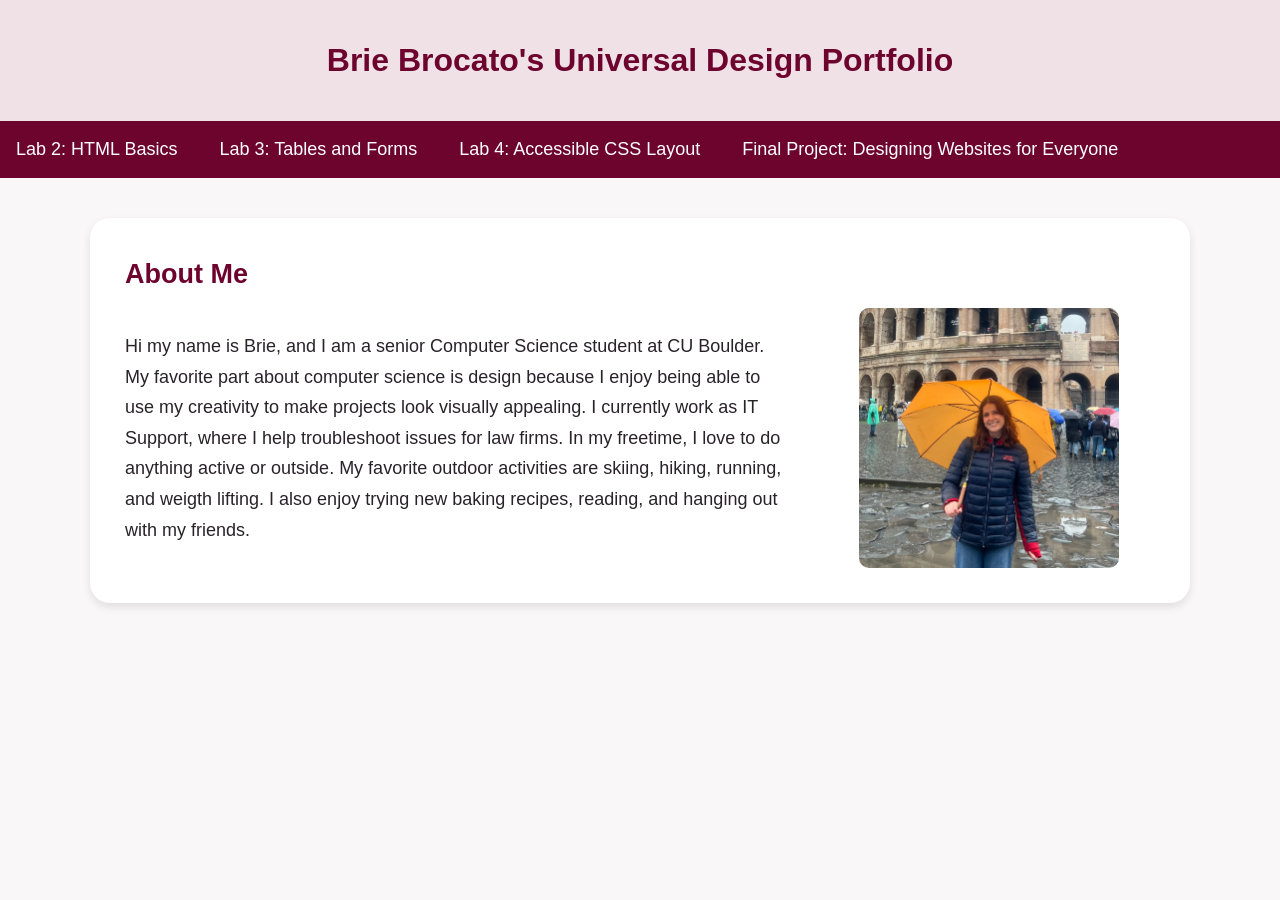
<file: index.html>
<!DOCTYPE html>
<html lang="en">
<head>
    <meta charset="UTF-8">
    <meta name="viewport" content="width=device-width, initial-scale=1.0">
    <title>Brie's Portfolio</title>

    <link rel="stylesheet" href="style.css">
</head>
<body>
    <a class="skip-link" href="#main-content">Skip to main content</a>

    <!-- header -->
    <header>
        <h1>Brie Brocato's Universal Design Portfolio</h1>
    </header>


    <!-- nav bar -->
    <nav>
        <h2 class="sr-only">Main navigation</h2>
    
        <ul>
            <li> <a href="semantics2.html">Lab 2: HTML Basics</a> </li>
            <li> <a href="animal-crossing.html">Lab 3: Tables and Forms</a> </li>
            <li><a href="sims4.html">Lab 4: Accessible CSS Layout</a></li>
            <li><a href="Project/index.html">Final Project: Designing Websites for Everyone</a></li>

            
        </ul>
    </nav>

    

    <!-- about me -->
    <main id="main-content" tabindex="-1">
        <section id="about-me">

        <h2>About Me</h2>

            
        <div class="about-me-grid">
            <div class="about-me-text">
                <p>Hi my name is Brie, and I am a senior Computer Science student at CU Boulder.  My favorite part about computer science is 
                design because I enjoy being able to use my creativity to make projects look visually appealing.  I currently work as IT Support, 
                where I help troubleshoot issues for law firms.  In my freetime, I love to do anything active or outside.  My favorite outdoor activities are skiing, hiking, running, and weigth lifting.
                I also enjoy trying new baking recipes, reading, and hanging out with my friends.</p>
            </div>


            <div class="about-me-image">
                <img src="img/me.png" alt="A photo of Brie with a yellow unmbrella" class="about-me-photo" width="300" height="300">
            </div>
        </div>

        </section>
    </main>


    
</body>
</html>
</file>
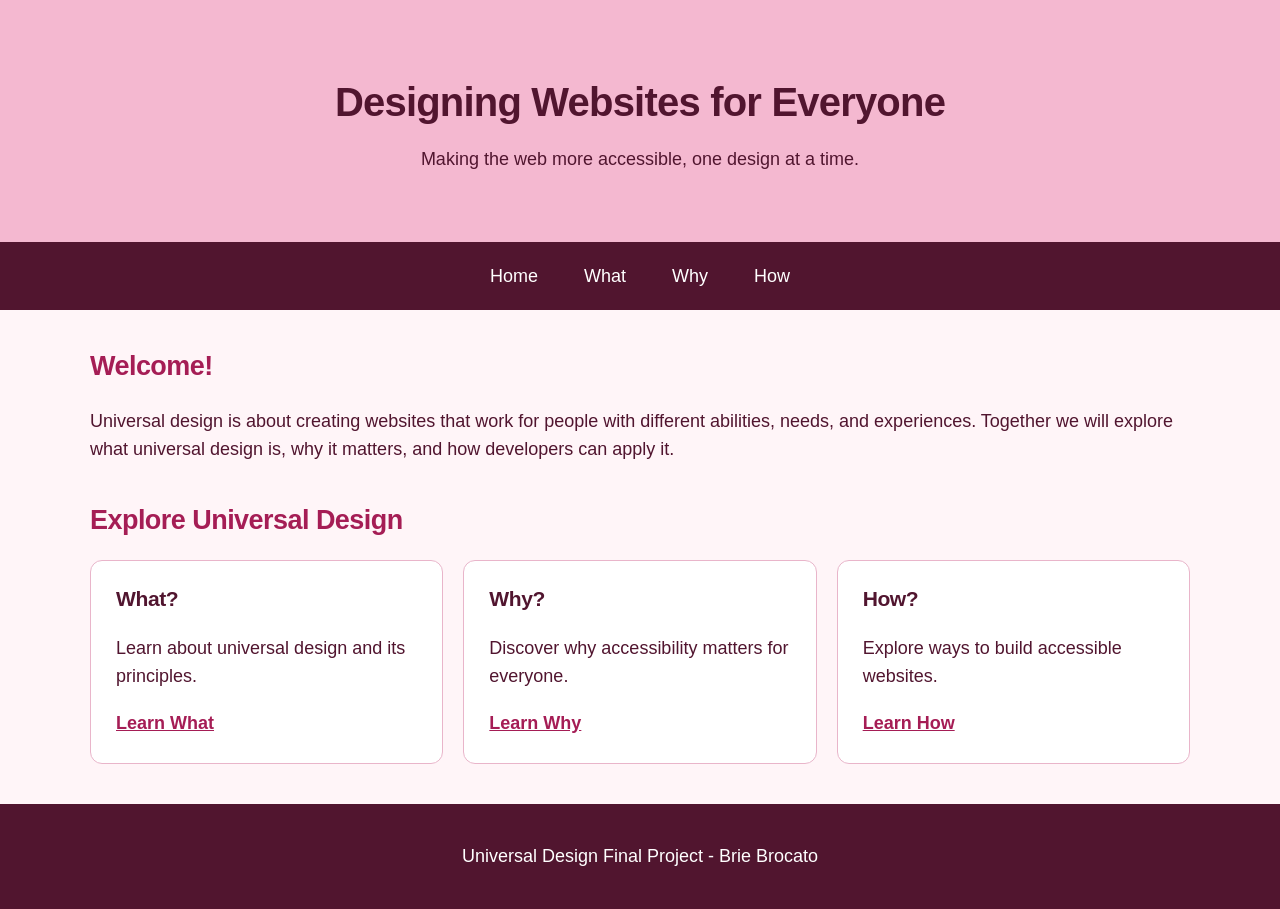
<file: Pro/index.html>
<!DOCTYPE html>
<html lang="en">
<head>
    <meta charset="UTF-8">
    <meta name="viewport" content="width=device-width, initial-scale=1.0">
    <title>Designing Websites for Everyone</title>
    <link rel="stylesheet" href="style.css">
</head>

<body>
    <a class="skip-link" href="#main-content">Skip to main content</a>

    <header>
        <h1>Designing Websites for Everyone</h1>
        <p>Making the web more accessible, one design at a time.</p>
    </header>

    <nav aria-label="Main navigation">
        <ul>
            <li><a href="index.html" aria-current="page">Home</a></li>
            <li><a href="what.html">What</a></li>
            <li><a href="why.html">Why</a></li>
            <li><a href="how.html">How</a></li>
        </ul>
    </nav>

    <main id="main-content" tabindex="-1">
        <section class="intro">
            <h2>Welcome!</h2>
            <p>
                Universal design is about creating websites that work for
                people with different abilities, needs, and experiences.
                Together we will explore what universal design is, why it
                matters, and how developers can apply it.
            </p>
        </section>

        <section class="explore">
            <h2>Explore Universal Design</h2>

            <div class="card-grid">
                <article class="card">
                    <h3>What?</h3>
                    <p>Learn about universal design and its principles.</p>
                    <a href="what.html">Learn What</a>
                </article>

                <article class="card">
                    <h3>Why?</h3>
                    <p>Discover why accessibility matters for everyone.</p>
                    <a href="why.html">Learn Why</a>
                </article>

                <article class="card">
                    <h3>How?</h3>
                    <p>Explore ways to build accessible websites.</p>
                    <a href="how.html">Learn How</a>
                </article>
            </div>
        </section>
    </main>

    <footer>
        <p>Universal Design Final Project - Brie Brocato</p>
    </footer>
</body>
</html>
</file>
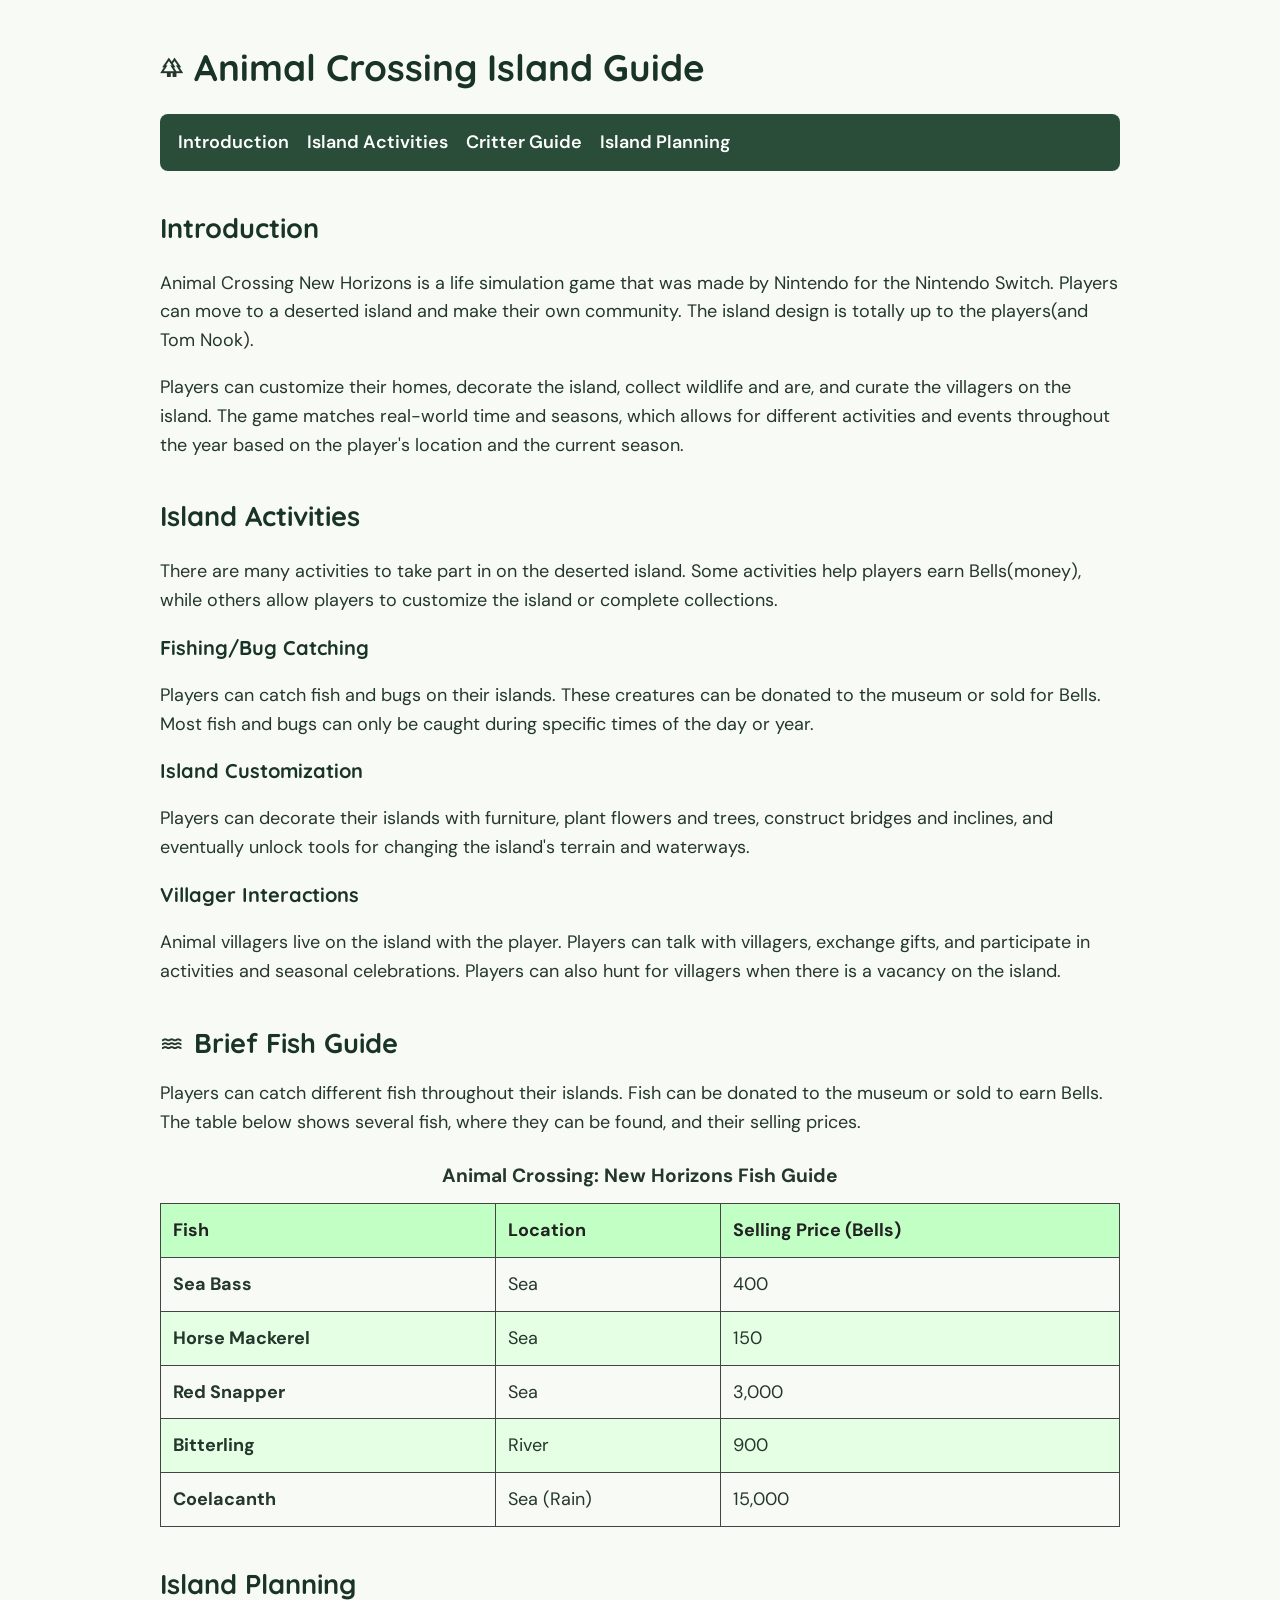
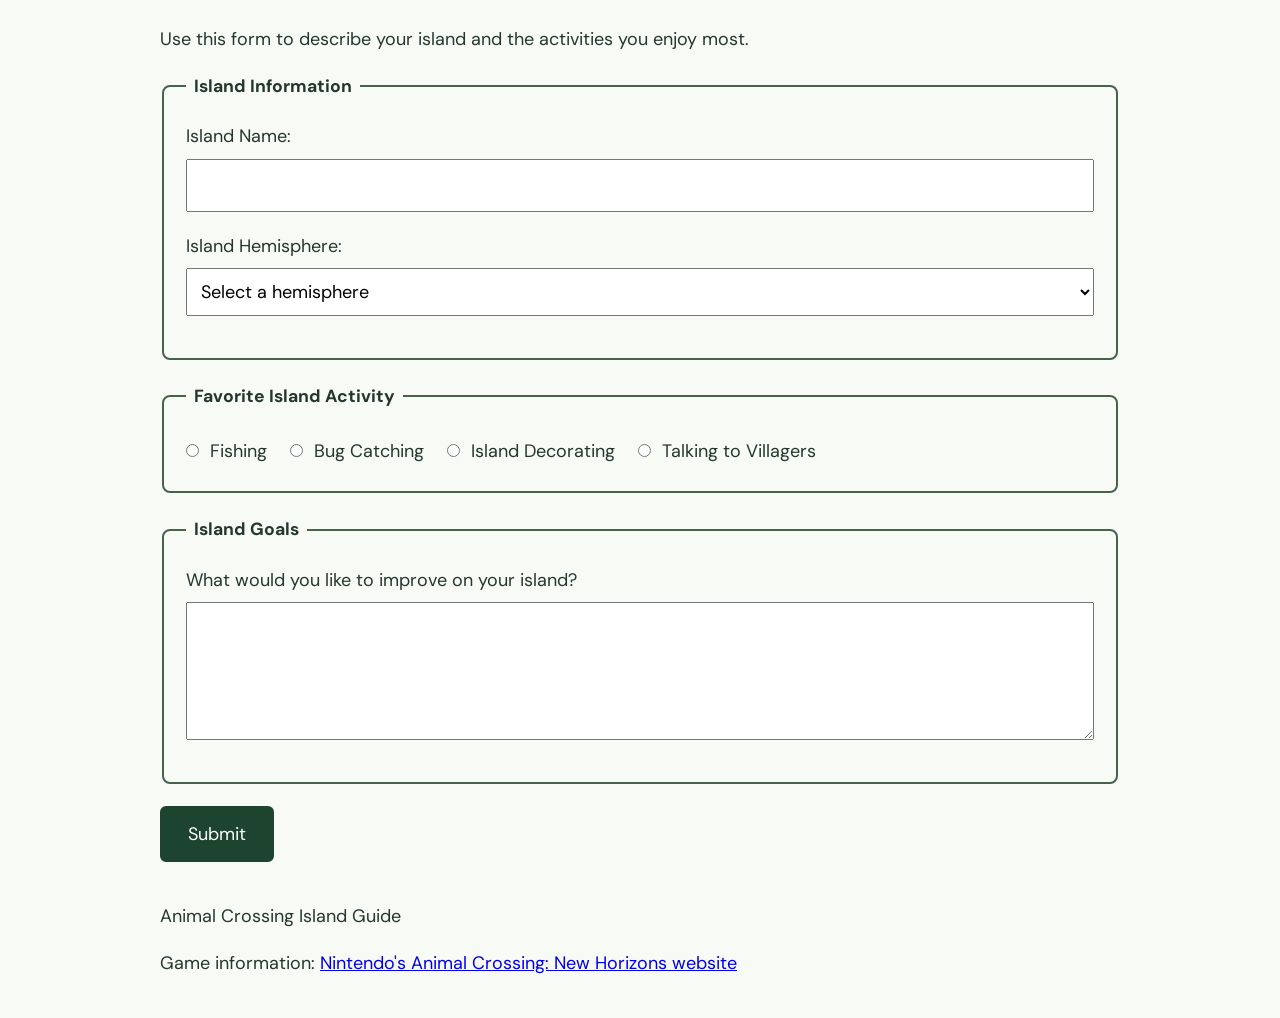
<file: animal-crossing.html>
<!DOCTYPE html>
<html lang="en">
<head>

    <meta charset="UTF-8">
    <meta name="viewport" content="width=device-width, initial-scale=1.0">
    <title>Animal Crossing Island Guide</title>


    <meta name="description" content="An Animal Crossing New Horizons island guide with activities, fish information, and an interactive island planning form.">



<link rel="preconnect" href="https://fonts.googleapis.com">
<link rel="preconnect" href="https://fonts.gstatic.com" crossorigin>
<link href="https://fonts.googleapis.com/css2?family=DM+Sans:wght@400;500;600;700&family=Quicksand:wght@500;600;700&display=swap" rel="stylesheet"> 
<!-- quicksad and dm sans for fonts -->
<link href="https://fonts.googleapis.com/css2?family=Material+Symbols+Outlined&display=block" rel="stylesheet">



    <link rel="stylesheet" href="animal-crossing.css">


</head>

<body>

    <!--skipping nav part -->
    <a class="skip-link" href="#main-content">Skip to main content</a>

    <header>
        <span class="material-symbols-outlined" aria-hidden="true">forest</span>
        <h1>Animal Crossing Island Guide</h1>
    </header>
    <!-- <nav aria-label="Main navigation"> -->
        <nav class="main-nav">
        <h2 class="sr-only">Main navigation</h2>


        <ul>
            <li><a href="#introduction">Introduction</a></li>
            <li><a href="#activities">Island Activities</a></li>
            <li><a href="#critters">Critter Guide</a></li>
            <li><a href="#planning">Island Planning</a></li>
        </ul>
    </nav>



    <main id="main-content" tabindex="-1">

  
        <section id="introduction">
            <h2>Introduction</h2>

            <p>Animal Crossing New Horizons is a life simulation game
            that was made by Nintendo for the Nintendo Switch.  Players can move
            to a deserted island and make their own community.  The island design is totally up to
            the players(and Tom Nook).</p>

            <p>Players can customize their homes, decorate the island,
            collect wildlife and are, and curate the villagers on the island.
            The game matches real-world time and seasons, which allows for
            different activities and events throughout the year based on the player's location and the current season.</p>
        </section>

        <section id="activities">
            <h2>Island Activities</h2>


            <p>There are many activities to take part in on the deserted island. Some activities help players earn
            Bells(money), while others allow players
            to customize the island or complete collections.</p>

            <h3>Fishing/Bug Catching</h3>
            <p>Players can catch fish and bugs on their islands. These
            creatures can be donated to the museum or sold for Bells. Most fish and bugs can only be caught during specific times of the day or year.</p>

            <h3>Island Customization</h3>
            <p>Players can decorate their islands with furniture,
            plant flowers and trees, construct bridges and inclines,
            and eventually unlock tools for changing the island's
            terrain and waterways.</p>

            <h3>Villager Interactions</h3>
            <p>Animal villagers live on the island with the player.
            Players can talk with villagers, exchange gifts, and
            participate in activities and seasonal celebrations.  Players can also hunt for villagers when there is a vacancy on
                the island.</p>
        </section>




        <section id="critters">
            <span class="material-symbols-outlined" aria-hidden="true">water</span>
            <h2>Brief Fish Guide</h2>

            <p>Players can catch different fish throughout their
            islands. Fish can be donated to the museum or sold
            to earn Bells.  The table below shows several fish,
            where they can be found, and their selling prices.</p>

            <table>
                <caption>Animal Crossing: New Horizons Fish Guide</caption>

                <thead>
                    <tr>
                    <th scope="col">Fish</th>
                        <th scope="col">Location</th>
                        <th scope="col">Selling Price (Bells)</th>
                    </tr>
                </thead>
                <tbody>
                    <tr>
                        <th scope="row">Sea Bass</th>
                        <td>Sea</td>
                        <td>400</td>
                    </tr>
                    <tr>
                        <th scope="row">Horse Mackerel</th>
                        <td>Sea</td>
                        <td>150</td>

                    </tr>

                    <tr>
                        <th scope="row">Red Snapper</th>
                        <td>Sea</td>
                        <td>3,000</td>
                    </tr>

                <tr>
                        <th scope="row">Bitterling</th>
                        <td>River</td>
                        <td>900</td>
                    </tr>

                    <tr>
                        <th scope="row">Coelacanth</th>
                        <td>Sea (Rain)</td>
                        <td>15,000</td>


                    </tr>
                </tbody>
            </table>

        </section>



    <section id="planning">
        <h2>Island Planning</h2>

        <p>Use this form to describe your island and the activities you enjoy most.</p>

       <form id="island-form">


            <fieldset>
                <legend>Island Information</legend>


                <label for="island-name">Island Name:</label>
                <input type="text" id="island-name"
                    name="island-name" required>

                <label for="hemisphere">Island Hemisphere:</label>
                <select id="hemisphere" name="hemisphere" required>

                    <option value="">Select a hemisphere</option>
                    <option value="northern">Northern Hemisphere</option>
                    <option value="southern">Southern Hemisphere</option>
                </select>
            </fieldset>


                <fieldset>

                <legend>Favorite Island Activity</legend>

                <input type="radio" id="fishing"
                    name="activity" value="fishing">
                <label for="fishing">Fishing</label>


                <input type="radio" id="bug-catching"
                    name="activity" value="bug-catching">
                <label for="bug-catching">Bug Catching</label>

                <input type="radio" id="decorating"
                    name="activity" value="decorating">
                <label for="decorating">Island Decorating</label>

                <input type="radio" id="villagers"
                    name="activity" value="villagers">
                <label for="villagers">Talking to Villagers</label>
            </fieldset>




            <fieldset>
                <legend>Island Goals</legend>

                <label for="goals">
                    What would you like to improve on your island?
                </label>

                <textarea id="goals" name="goals"
                        rows="4"></textarea>
            </fieldset>



            <button type="submit">Submit</button>

        </form>
            <section id="form-result"  hidden>
                <h3>Your Island Plan</h3>
                <p id="plan-summary" role="status"></p>

            </section>

    </section>


    </main>


    <!-- foot  -->
<footer>
    <p>Animal Crossing Island Guide</p>
    <p>
        Game information:
        <a href="https://animalcrossing.nintendo.com/new-horizons/">
            Nintendo's Animal Crossing: New Horizons website
        </a>
    </p>
</footer>



<!-- form submission script was based on MDN Web Docs -->
<script>

    const islandForm = document.getElementById("island-form");
    const formResult = document.getElementById("form-result");
    const planSummary = document.getElementById("plan-summary");


    islandForm.addEventListener("submit", function(event) { event.preventDefault();

        const islandName = document.getElementById("island-name").value;
        const hemisphere = document.getElementById("hemisphere").value;
        const activity = document.querySelector('input[name="activity"]:checked');
        const goals = document.getElementById("goals").value;
        const favoriteActivity = activity
            ? activity.nextElementSibling.textContent
            : "Not selected";

        formResult.hidden = false;

        planSummary.textContent ="Island: " + islandName + " | Hemisphere: " + hemisphere + " | Favorite Activity: " + favoriteActivity + " | Goals: " + (goals || "None provided");

    });
</script>

</body>
</html>
</file>
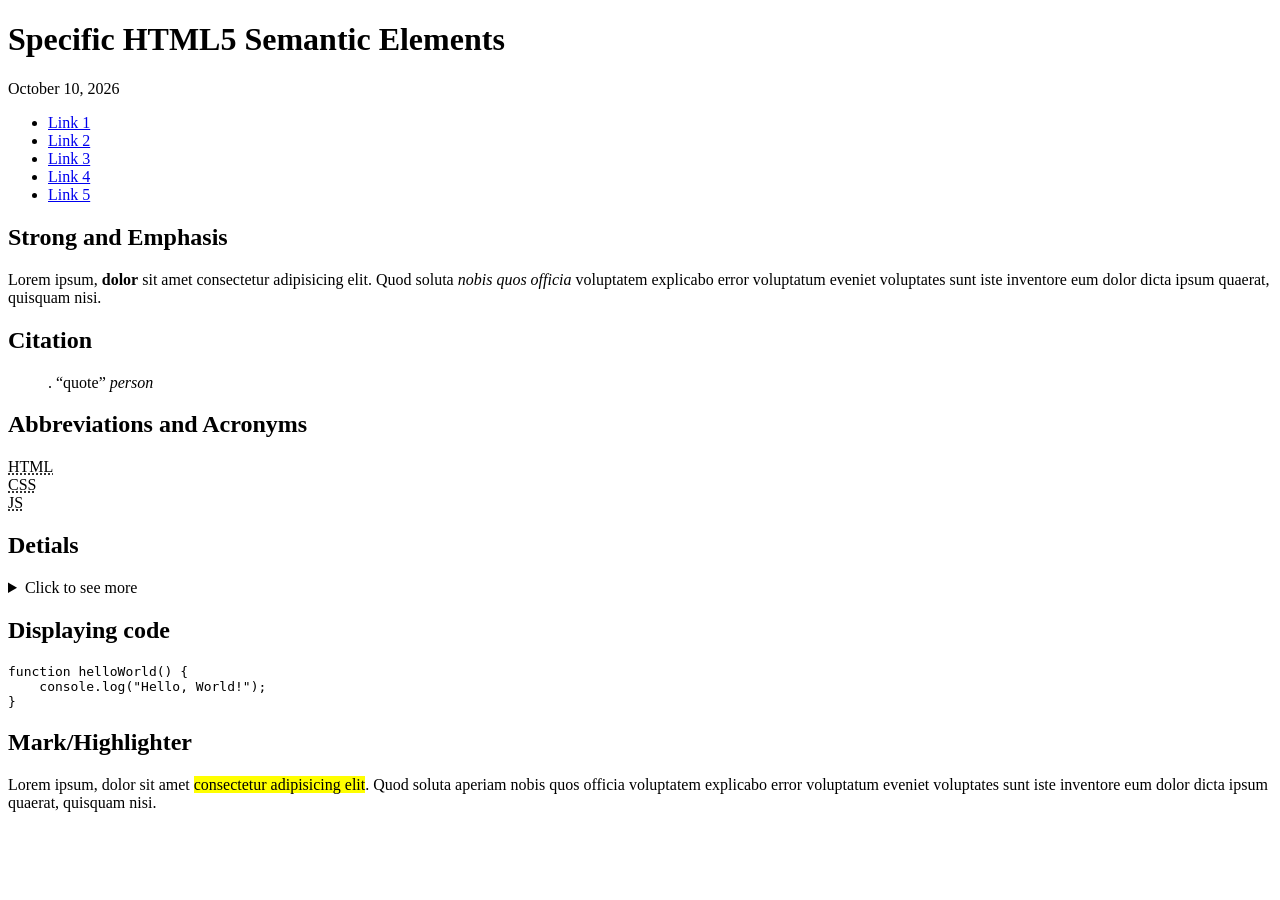
<file: semantics-advanced.html>
<!-- notes from class -->
<!DOCTYPE html>
<html lang="en">
<head>
    <meta charset="UTF-8">
    <meta name="viewport" content="width=device-width, initial-scale=1.0">
    <title>Advanced Semantic HTML 5</title>
</head>
<body>
<header>
    <h1>Specific HTML5 Semantic Elements</h1>
    <time datetime="2026-10-05">October 10, 2026</time>
</header>

<nav>
    <ul>
        <li><a href="#">Link 1</a></li>
        <li><a href="#">Link 2</a></li>
        <li><a href="#">Link 3</a></li>
        <li><a href="#">Link 4</a></li>
        <li><a href="#">Link 5</a></li>
    </ul>
</nav>

<main>
    <section>
   
        <h2>Strong and Emphasis</h2>
        <p>Lorem ipsum, <strong>dolor</strong> sit amet consectetur adipisicing elit. Quod soluta <em>nobis quos officia</em> voluptatem explicabo error voluptatum eveniet voluptates sunt iste inventore eum dolor dicta ipsum quaerat, quisquam nisi.</p>
    </section>

    <section>
   
        <h2>Citation</h2>
        <!-- example link -->
        <blockquote cite="https://www.w3schools.com/tags/tag_blockquote.asp">. 
            <q>quote</q>
            <cite>person</cite>
        </blockquote>
            
    </section>

    <section>
   
        <h2>Abbreviations and Acronyms</h2>
        <abbr title="Hypertext Markup Language">HTML</abbr> <br>
        <abbr title="Cascading Style Sheets">CSS</abbr> <br>
        <abbr title="JavaScript">JS</abbr> <br>
    </section>

    <section>
   
        <h2>Detials</h2>
        <details>
            <summary>Click to see more</summary>
            <p>Lorem ipsum, dolor sit amet consectetur adipisicing elit. Quod soluta aperiam nobis quos officia voluptatem explicabo error voluptatum eveniet voluptates sunt iste inventore eum dolor dicta ipsum quaerat, quisquam nisi.</p>
            </details>
    </section>

        <section>
   
        <h2>Displaying code</h2>
        <pre><code>function helloWorld() {
    console.log("Hello, World!");
}</code></pre>


    </section>


    <section>
   
        <h2>Mark/Highlighter</h2>
        <p>Lorem ipsum, dolor sit amet <mark>consectetur adipisicing elit</mark>. Quod soluta aperiam nobis quos officia voluptatem explicabo error voluptatum eveniet voluptates sunt iste inventore eum dolor dicta ipsum quaerat, quisquam nisi.</p>
    </section>






</main>

    
</body>
</html>
</file>
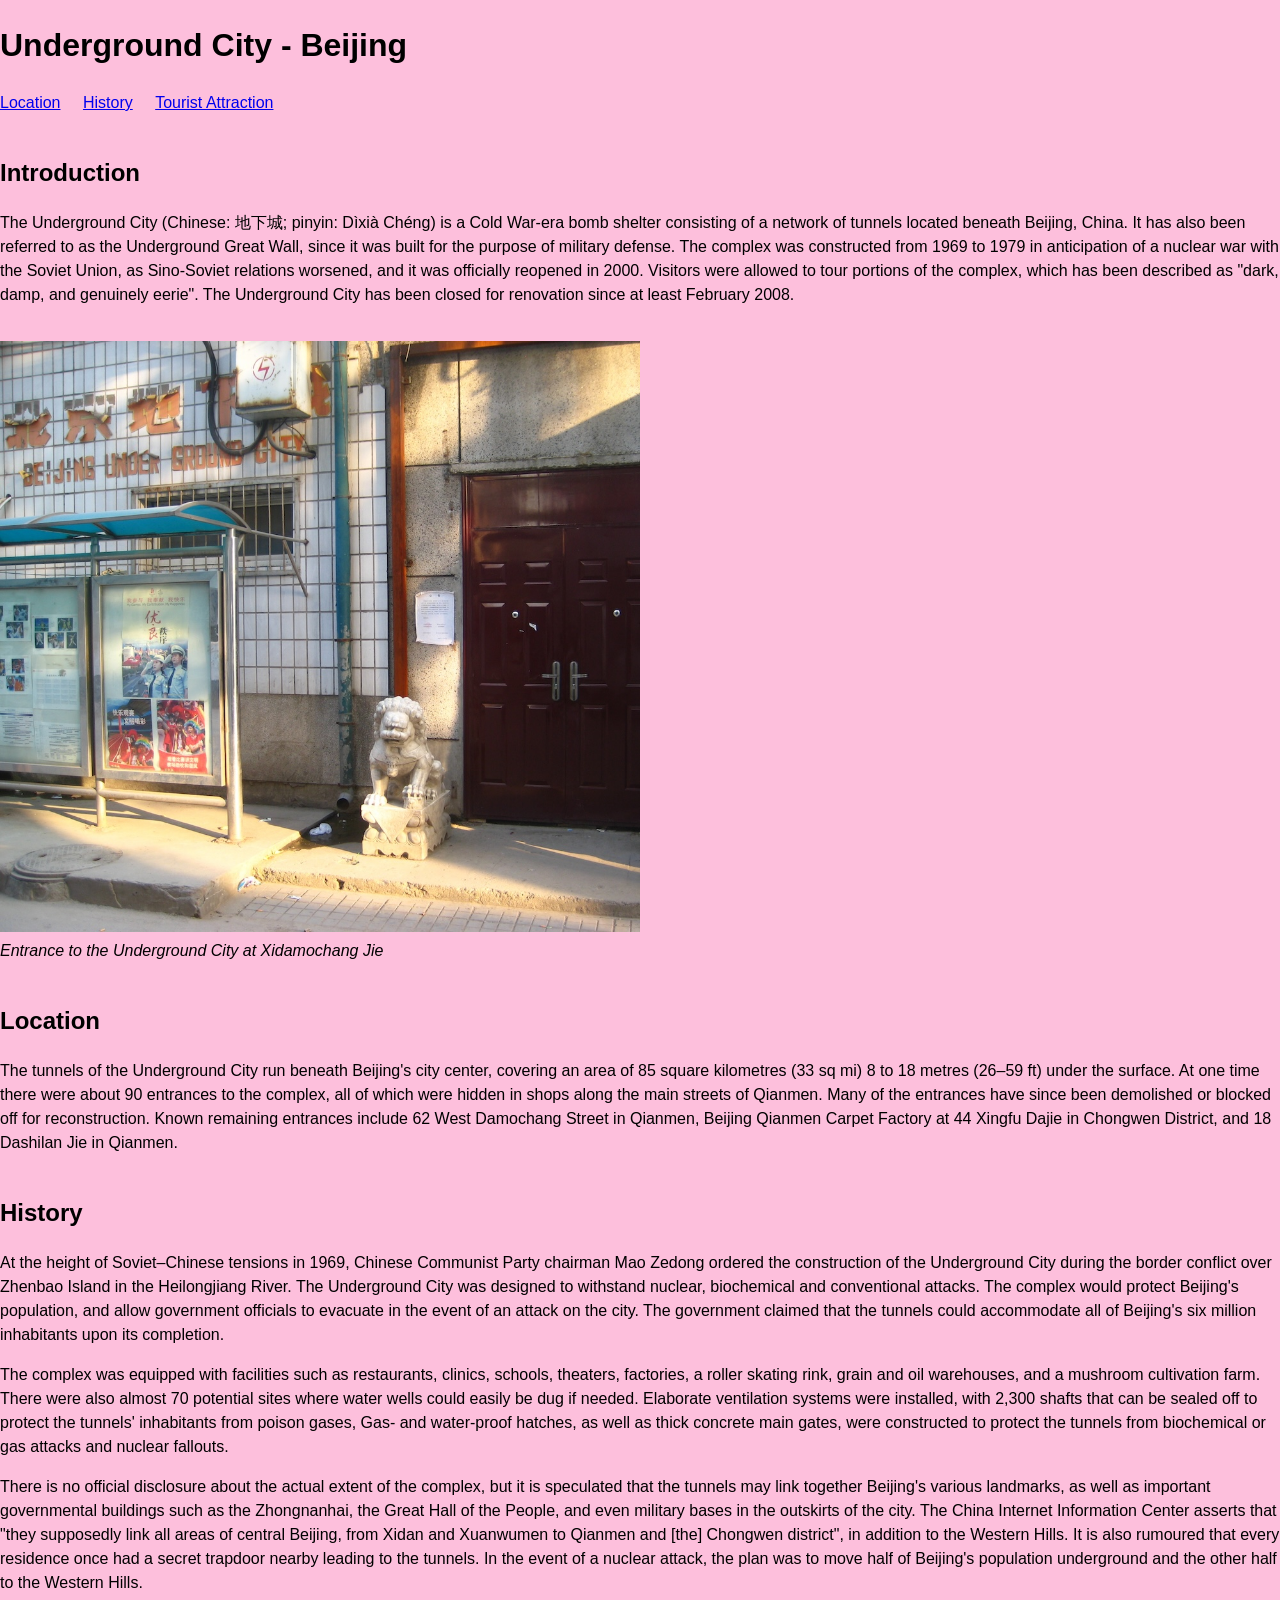
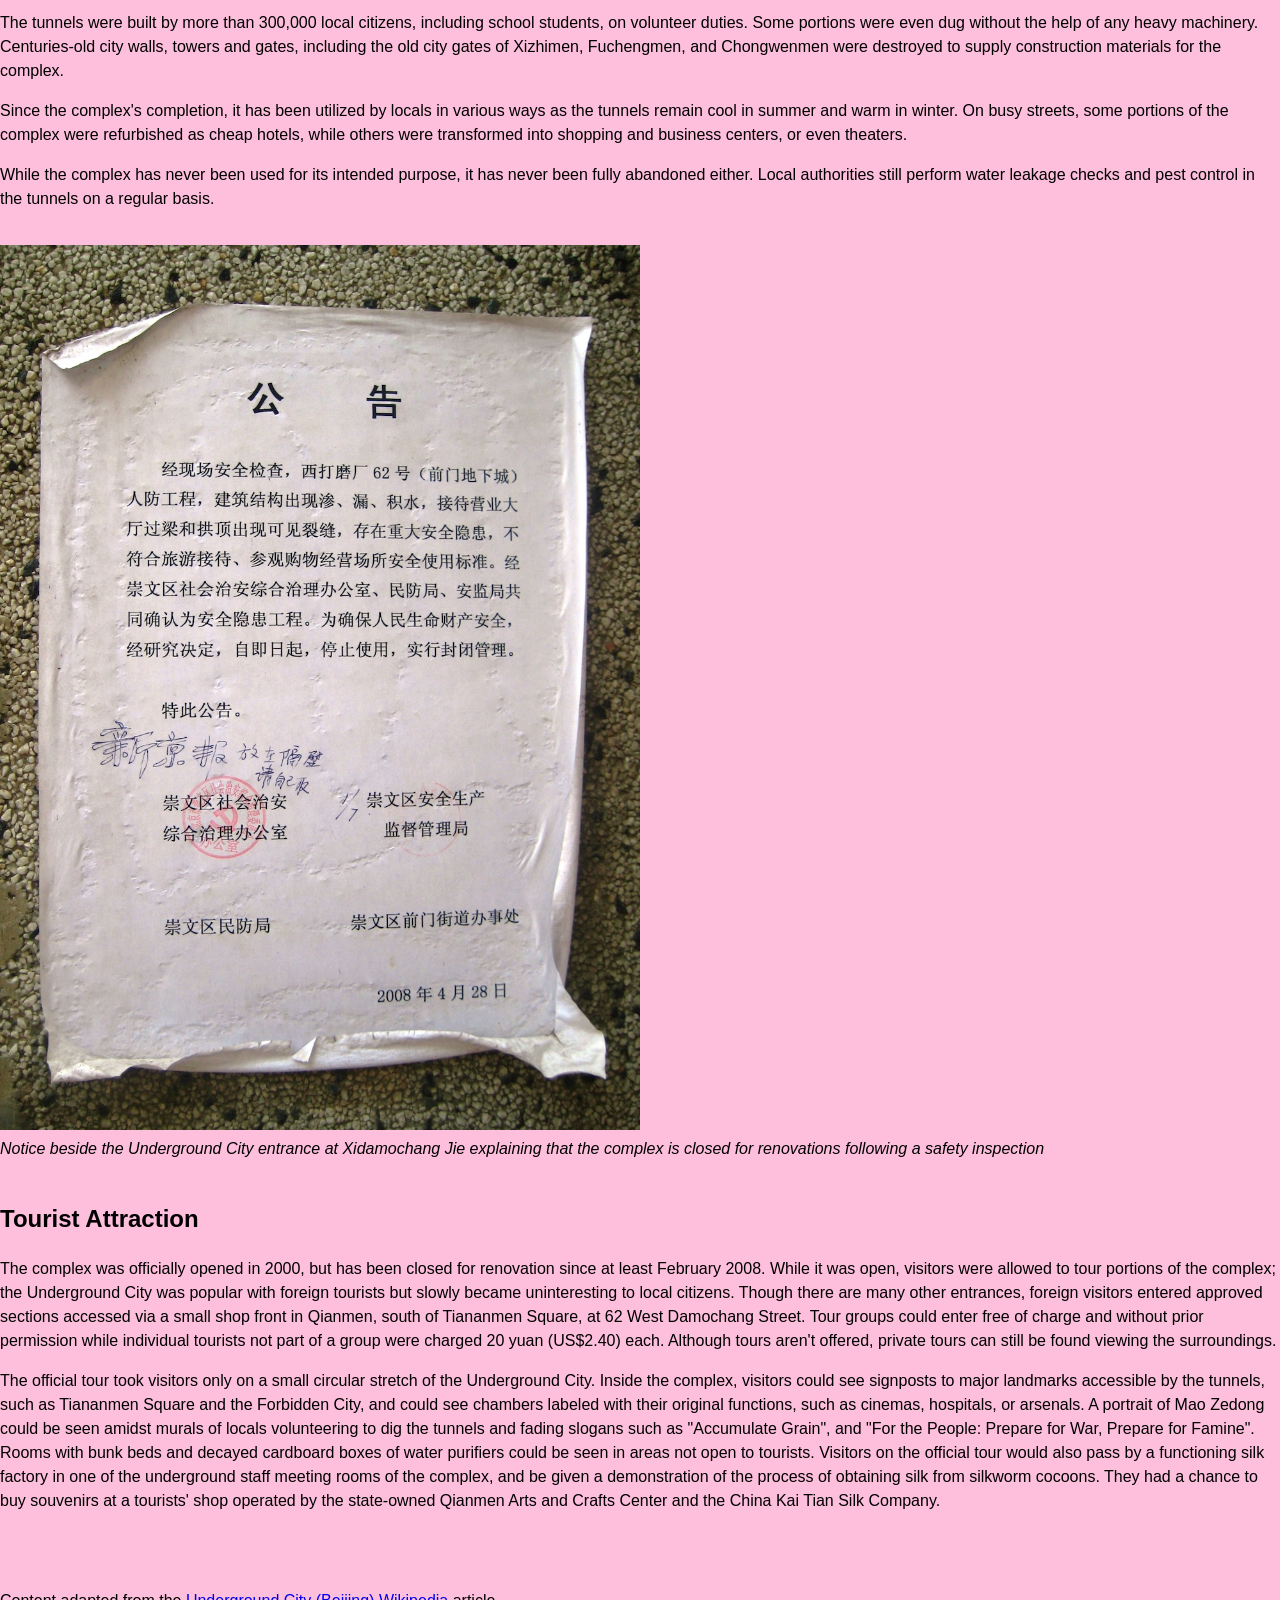
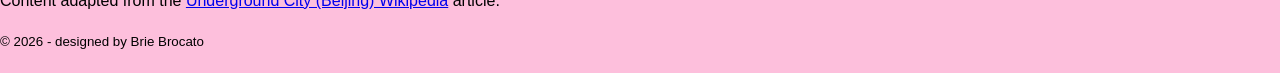
<file: semantics.html>
<!DOCTYPE html>
<html lang="en">
<head>
    <meta charset="UTF-8">
    <meta name="viewport" content="width=device-width, initial-scale=1.0">
    <title>Underground City - Beijing</title>

    <link rel="stylesheet" href="semantics.css">
</head>
<body>
    <!-- header  -->
     <header>
        <h1>Underground City - Beijing</h1>
     </header>

     <!-- Navigation -->
    <nav>
        <h2 class="sr-only">Main navigation</h2>
    
        <ul>
            <li> <a href="#location">Location</a> </li>
            <li> <a href="#history">History</a> </li>
            <li> <a href="#tourist-attraction">Tourist Attraction</a> </li>


        </ul>
    </nav>
    

    <!-- main -->
    <main>
        <!-- intro -->
         <section id="introduction">
         <h2>Introduction</h2>
        <p>The Underground City (Chinese: 地下城; pinyin: Dìxià Chéng) is a Cold War-era bomb shelter consisting of a network of tunnels located beneath Beijing, China. It has also been referred to as the Underground Great Wall, since it was built for the 
            purpose of military defense. The complex was constructed from 1969 to 1979 in anticipation of a nuclear war with the Soviet Union, as Sino-Soviet relations worsened, and it was officially reopened in 2000. Visitors were allowed to tour portions 
            of the complex, which has been described as "dark, damp, and genuinely eerie". The Underground City has been closed for renovation since at least February 2008.
            </p>
        </section>
        
        <figure>
                <img src="img/entrance.jpg" alt="Entrance to the Underground City in Beijing at Xidamochang Jie">

            <figcaption>Entrance to the Underground City at Xidamochang Jie</figcaption>
        </figure>
    
        <!-- location -->
         <section id="location">
            <h2>Location</h2>

            <p>The tunnels of the Underground City run beneath Beijing's city center, covering an area of 85 square kilometres (33 sq mi) 8 to 18 metres (26–59 ft) under the surface.
            At one time there were about 90 entrances to the complex, all of which were hidden in shops along the main streets of Qianmen. Many of the entrances have since been demolished
            or blocked off for reconstruction. Known remaining entrances include 62 West Damochang Street in Qianmen, Beijing Qianmen Carpet Factory at 44 Xingfu Dajie in Chongwen District, and 18 Dashilan Jie in Qianmen.</p>
        </section>

        <!-- history-->
        <section id="history">
            <h2>History</h2>

            <p>At the height of Soviet–Chinese tensions in 1969, Chinese Communist Party chairman Mao Zedong ordered the construction of the Underground City during the border conflict over Zhenbao Island in the Heilongjiang River.
            The Underground City was designed to withstand nuclear, biochemical and conventional attacks. The complex would protect Beijing's population, and allow government officials to evacuate in the event of an attack on the city.
            The government claimed that the tunnels could accommodate all of Beijing's six million inhabitants upon its completion.</p>

            <p>The complex was equipped with facilities such as restaurants, clinics, schools, theaters, factories, a roller skating rink, grain and oil warehouses, and a mushroom cultivation farm. There were also almost 70 potential sites where water wells could easily be dug if needed.
            Elaborate ventilation systems were installed, with 2,300 shafts that can be sealed off to protect the tunnels' inhabitants from poison gases, Gas- and water-proof hatches, as well as thick concrete main gates, were constructed to protect the tunnels from biochemical or gas attacks and nuclear fallouts.</p>
            
            <p>There is no official disclosure about the actual extent of the complex, but it is speculated that the tunnels may link together Beijing's various landmarks, as well as important governmental buildings such as the Zhongnanhai,
                the Great Hall of the People, and even military bases in the outskirts of the city. The China Internet Information Center asserts that "they supposedly link all areas of central Beijing, from Xidan and Xuanwumen to Qianmen and [the] Chongwen district", in addition to the Western Hills. It is also rumoured that every residence once had a secret trapdoor nearby leading to the tunnels.
             In the event of a nuclear attack, the plan was to move half of Beijing's population underground and the other half to the Western Hills.</p>
            
            <p>The tunnels were built by more than 300,000 local citizens, including school students, on volunteer duties. Some portions were even dug without the help of any heavy machinery. Centuries-old city walls, towers and gates, including the old city gates of Xizhimen, Fuchengmen, and Chongwenmen were destroyed to supply construction materials for the complex.</p>
        
            <p>Since the complex's completion, it has been utilized by locals in various ways as the tunnels remain cool in summer and warm in winter. On busy streets, some portions of the complex were refurbished as cheap hotels, while others were transformed into shopping and business centers, or even theaters.</p>
        
            <p>While the complex has never been used for its intended purpose, it has never been fully abandoned either. Local authorities still perform water leakage checks and pest control in the tunnels on a regular basis.</p>
        </section>

        <figure>
            <img src="img/notice.jpg" alt="Notice beside the Underground City entrance explaining that the complex is closed for renovations">
            <figcaption>Notice beside the Underground City entrance at Xidamochang Jie explaining that the complex is closed for renovations following a safety inspection</figcaption>
        </figure>

        <section id="tourist-attraction">
            <h2>Tourist Attraction</h2>
            <p>The complex was officially opened in 2000, but has been closed for renovation since at least February 2008. While it was open, visitors were allowed to tour portions of the complex; the Underground City was popular with foreign tourists but slowly became uninteresting to local citizens. Though there are many other entrances, foreign visitors entered approved sections accessed via a small shop front in Qianmen, south of Tiananmen Square, at 62 West Damochang Street. Tour groups could enter free of charge and without prior permission while individual tourists not part of a group were charged 20 yuan (US$2.40) each. Although tours aren't offered, private tours can still be found viewing the surroundings.</p>
            <p>The official tour took visitors only on a small circular stretch of the Underground City. Inside the complex, visitors could see signposts to major landmarks accessible by the tunnels, such as Tiananmen Square and the Forbidden City, and could see chambers labeled with their original functions, such as cinemas, hospitals, or arsenals. A portrait of Mao Zedong could be seen amidst murals of locals volunteering to dig the tunnels and fading slogans such as "Accumulate Grain", and "For the People: Prepare for War, Prepare for Famine". Rooms with bunk beds and decayed cardboard boxes of water purifiers could be seen in areas not open to tourists. Visitors on the official tour would also pass by a functioning silk factory in one of the underground staff meeting rooms of the complex, and be given a demonstration of the process of obtaining silk from silkworm cocoons. They had a chance to buy souvenirs at a tourists' shop operated by the state-owned Qianmen Arts and Crafts Center and the China Kai Tian Silk Company.</p>
        </section>

         

    </main>

    <!-- footer -->
    <footer>
        <p>Content adapted from the <a href="https://en.wikipedia.org/wiki/Underground_City_(Beijing)">Underground City (Beijing) Wikipedia</a> article.</p>
         <small>&copy; 2026 - designed by Brie Brocato</small>
    </footer>
    
</body>
</html>
</file>
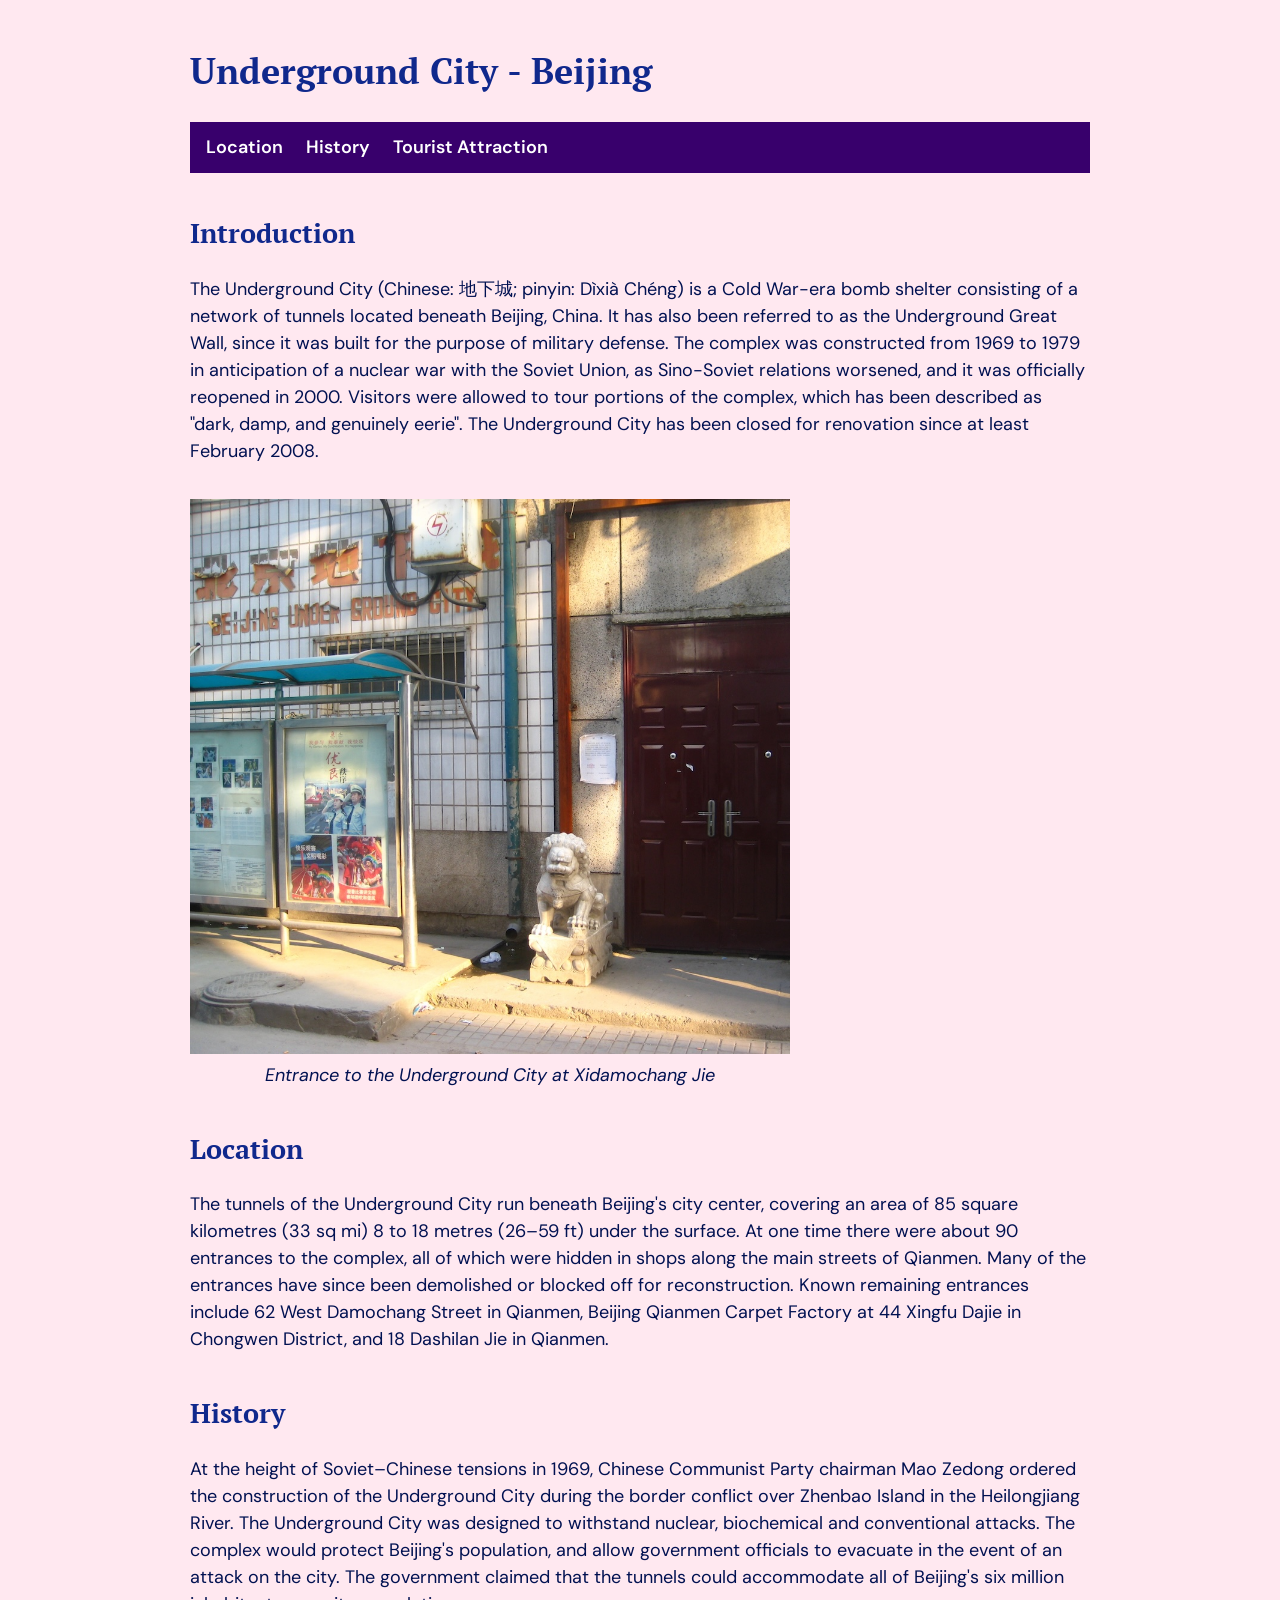
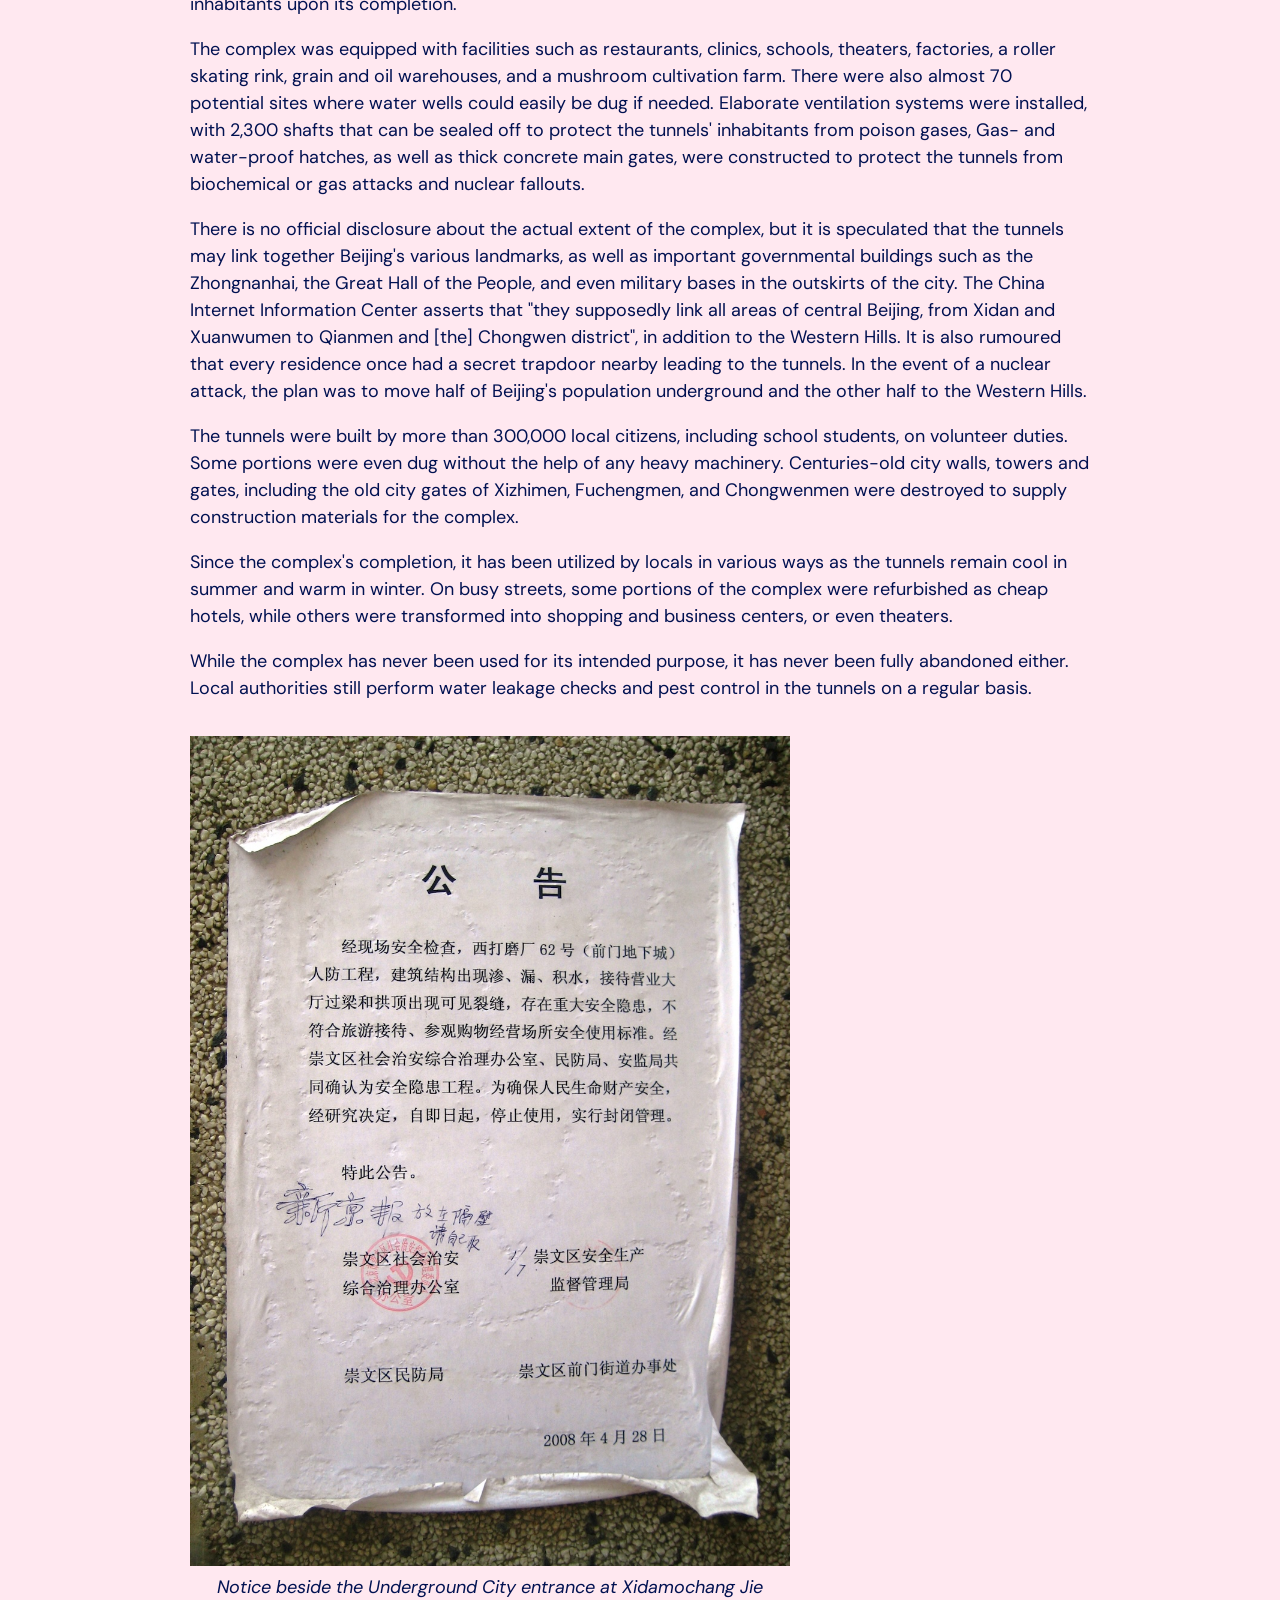
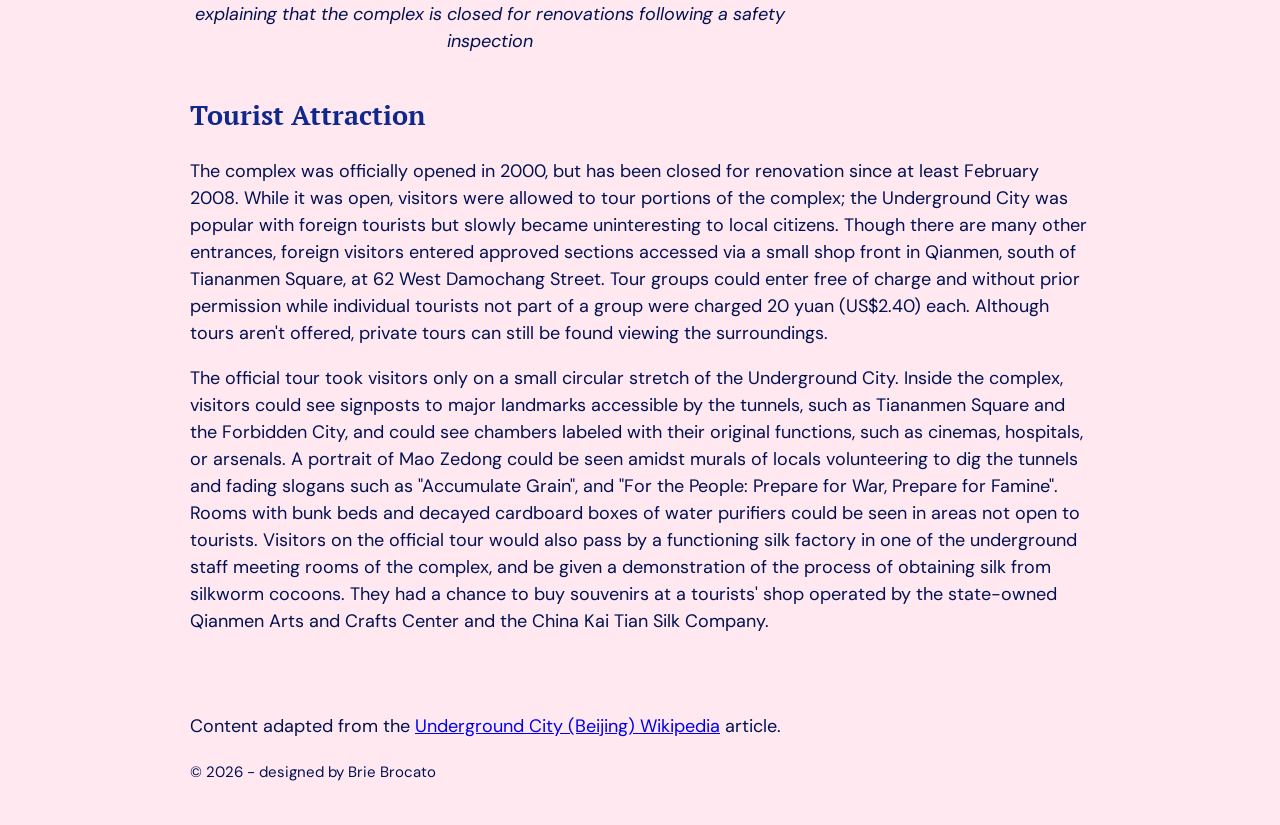
<file: semantics2.html>
<!DOCTYPE html>
<html lang="en">
<head>
    <meta charset="UTF-8">
    <meta name="viewport" content="width=device-width, initial-scale=1.0">
    <title>Underground City - Beijing</title>

    <link rel="stylesheet" href="semantics2.css">
</head>
<body>
    <!-- header  -->
     <header>
        <h1>Underground City - Beijing</h1>
     </header>

     <!-- Navigation -->
    <nav>
        <h2 class="sr-only">Main navigation</h2>
    
        <ul>
            <li> <a href="#location">Location</a> </li>
            <li> <a href="#history">History</a> </li>
            <li> <a href="#tourist-attraction">Tourist Attraction</a> </li>


        </ul>
    </nav>
    

    <!-- main -->
    <main>
        <!-- intro -->
         <section id="introduction">
            <h2>Introduction</h2>
            <p>The Underground City (Chinese: 地下城; pinyin: Dìxià Chéng) is a Cold War-era bomb shelter consisting of a network of tunnels located beneath Beijing, China. It has also been referred to as the Underground Great Wall, since it was built for the 
                purpose of military defense. The complex was constructed from 1969 to 1979 in anticipation of a nuclear war with the Soviet Union, as Sino-Soviet relations worsened, and it was officially reopened in 2000. Visitors were allowed to tour portions 
                of the complex, which has been described as "dark, damp, and genuinely eerie". The Underground City has been closed for renovation since at least February 2008.
                </p>

            
            <figure>
                <img src="img/entrance.jpg" alt="Entrance to the Underground City in Beijing at Xidamochang Jie">
            <figcaption>Entrance to the Underground City at Xidamochang Jie</figcaption>
            </figure> 
        </section>
        

    
        <!-- location -->
         <section id="location">
            <h2>Location</h2>

            <p>The tunnels of the Underground City run beneath Beijing's city center, covering an area of 85 square kilometres (33 sq mi) 8 to 18 metres (26–59 ft) under the surface.
            At one time there were about 90 entrances to the complex, all of which were hidden in shops along the main streets of Qianmen. Many of the entrances have since been demolished
            or blocked off for reconstruction. Known remaining entrances include 62 West Damochang Street in Qianmen, Beijing Qianmen Carpet Factory at 44 Xingfu Dajie in Chongwen District, and 18 Dashilan Jie in Qianmen.</p>
        </section>

        <!-- history-->
        <section id="history">
            <h2>History</h2>

            <p>At the height of Soviet–Chinese tensions in 1969, Chinese Communist Party chairman Mao Zedong ordered the construction of the Underground City during the border conflict over Zhenbao Island in the Heilongjiang River.
            The Underground City was designed to withstand nuclear, biochemical and conventional attacks. The complex would protect Beijing's population, and allow government officials to evacuate in the event of an attack on the city.
            The government claimed that the tunnels could accommodate all of Beijing's six million inhabitants upon its completion.</p>

            <p>The complex was equipped with facilities such as restaurants, clinics, schools, theaters, factories, a roller skating rink, grain and oil warehouses, and a mushroom cultivation farm. There were also almost 70 potential sites where water wells could easily be dug if needed.
            Elaborate ventilation systems were installed, with 2,300 shafts that can be sealed off to protect the tunnels' inhabitants from poison gases, Gas- and water-proof hatches, as well as thick concrete main gates, were constructed to protect the tunnels from biochemical or gas attacks and nuclear fallouts.</p>
            
            <p>There is no official disclosure about the actual extent of the complex, but it is speculated that the tunnels may link together Beijing's various landmarks, as well as important governmental buildings such as the Zhongnanhai,
                the Great Hall of the People, and even military bases in the outskirts of the city. The China Internet Information Center asserts that "they supposedly link all areas of central Beijing, from Xidan and Xuanwumen to Qianmen and [the] Chongwen district", in addition to the Western Hills. It is also rumoured that every residence once had a secret trapdoor nearby leading to the tunnels.
             In the event of a nuclear attack, the plan was to move half of Beijing's population underground and the other half to the Western Hills.</p>
            
            <p>The tunnels were built by more than 300,000 local citizens, including school students, on volunteer duties. Some portions were even dug without the help of any heavy machinery. Centuries-old city walls, towers and gates, including the old city gates of Xizhimen, Fuchengmen, and Chongwenmen were destroyed to supply construction materials for the complex.</p>
        
            <p>Since the complex's completion, it has been utilized by locals in various ways as the tunnels remain cool in summer and warm in winter. On busy streets, some portions of the complex were refurbished as cheap hotels, while others were transformed into shopping and business centers, or even theaters.</p>
        
            <p>While the complex has never been used for its intended purpose, it has never been fully abandoned either. Local authorities still perform water leakage checks and pest control in the tunnels on a regular basis.</p>
        

            <figure>
                <img src="img/notice.jpg" alt="Notice beside the Underground City entrance explaining that the complex is closed for renovations">
            <figcaption>Notice beside the Underground City entrance at Xidamochang Jie explaining that the complex is closed for renovations following a safety inspection</figcaption>
        </figure>        
    </section>



        <section id="tourist-attraction">
            <h2>Tourist Attraction</h2>
            <p>The complex was officially opened in 2000, but has been closed for renovation since at least February 2008. While it was open, visitors were allowed to tour portions of the complex; the Underground City was popular with foreign tourists but slowly became uninteresting to local citizens. Though there are many other entrances, foreign visitors entered approved sections accessed via a small shop front in Qianmen, south of Tiananmen Square, at 62 West Damochang Street. Tour groups could enter free of charge and without prior permission while individual tourists not part of a group were charged 20 yuan (US$2.40) each. Although tours aren't offered, private tours can still be found viewing the surroundings.</p>
            <p>The official tour took visitors only on a small circular stretch of the Underground City. Inside the complex, visitors could see signposts to major landmarks accessible by the tunnels, such as Tiananmen Square and the Forbidden City, and could see chambers labeled with their original functions, such as cinemas, hospitals, or arsenals. A portrait of Mao Zedong could be seen amidst murals of locals volunteering to dig the tunnels and fading slogans such as "Accumulate Grain", and "For the People: Prepare for War, Prepare for Famine". Rooms with bunk beds and decayed cardboard boxes of water purifiers could be seen in areas not open to tourists. Visitors on the official tour would also pass by a functioning silk factory in one of the underground staff meeting rooms of the complex, and be given a demonstration of the process of obtaining silk from silkworm cocoons. They had a chance to buy souvenirs at a tourists' shop operated by the state-owned Qianmen Arts and Crafts Center and the China Kai Tian Silk Company.</p>
        </section>

         

    </main>
    

    <!-- footer -->
    <footer>
        <p>Content adapted from the <a href="https://en.wikipedia.org/wiki/Underground_City_(Beijing)">Underground City (Beijing) Wikipedia</a> article.</p>
         <small>&copy; 2026 - designed by Brie Brocato</small>
    </footer>
    
</body>
</html>
</file>
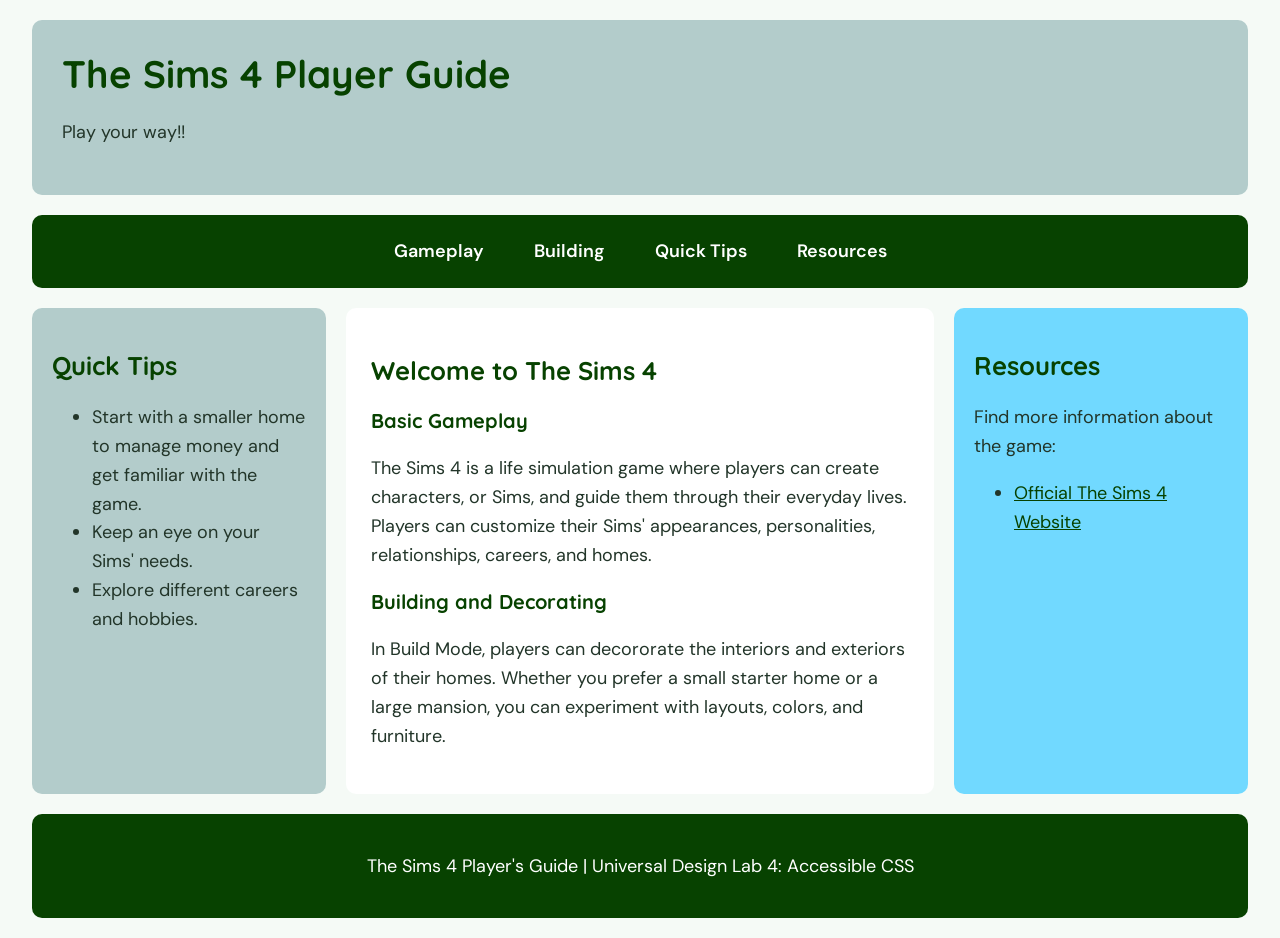
<file: sims4.html>
<!DOCTYPE html>
<html lang="en">
<head>
    <meta charset="UTF-8">
    <meta name="viewport" content="width=device-width, initial-scale=1.0">
    <title>The Sims 4 Player Guide</title>
    <meta name="description" content="A beginner's guide to creating Sims, building homes, and exploring The Sims 4.">

    <link rel="stylesheet" href="sims4.css">

<!-- fonts -->
 <link rel="preconnect" href="https://fonts.googleapis.com">
<link rel="preconnect" href="https://fonts.gstatic.com" crossorigin>
<link href="https://fonts.googleapis.com/css2?family=DM+Sans:wght@400;500;600;700&family=Quicksand:wght@500;600;700&display=swap" rel="stylesheet">


</head>


<body>
    <a class="skip-link" href="#main-content">Skip to main content</a>


    <header>
        <h1>The Sims 4 Player Guide</h1>
        <p>Play your way!!</p>

</header>


<nav>
    <h2 class="sr-only">Main Navigation</h2>
        <ul>



            <li><a href="#gameplay">Gameplay</a></li>
            <li><a href="#building">Building</a></li>

            <li><a href="#tips">Quick Tips</a></li>
            <li><a href="#resources">Resources</a></li>
        </ul>


    </nav>



    <main id="main-content" tabindex="-1">
        <h2>Welcome to The Sims 4</h2>



        <section id="gameplay">
            <h3>Basic Gameplay</h3>
            <p>
                The Sims 4 is a life simulation game where players can
                create characters, or Sims, and guide them through
                their everyday lives.  Players can customize their
                Sims' appearances, personalities, relationships,
                careers, and homes.
            </p>
        </section>

        <section id="building">
            <h3>Building and Decorating</h3>
            <p>
                In Build Mode, players can decororate the interiors and exteriors of their homes.  Whether you prefer
                a small starter home or a large mansion, you can
                experiment with layouts, colors, and furniture.
            </p>
        </section>
    </main>
<aside id="tips" aria-labelledby="tips-heading">
        <h2 id="tips-heading">Quick Tips</h2>
        <ul>
            <li>Start with a smaller home to manage money and get familiar with the game.</li>
            <li>Keep an eye on your Sims' needs.</li>
            <li>Explore different careers and hobbies.</li>



        </ul>
    </aside>



    <aside id="resources" aria-labelledby="resources-heading">
        <h2 id="resources-heading">Resources</h2>

        <p>Find more information about the game:</p>
        <ul>
            <li>
                <a href="https://www.ea.com/games/the-sims/the-sims-4">
                    Official The Sims 4 Website


                </a>
            </li>
        </ul>
    </aside>

    <footer>
        <p>The Sims 4 Player's Guide | Universal Design Lab 4: Accessible CSS</p>



    </footer>
</body>
</html>
</file>
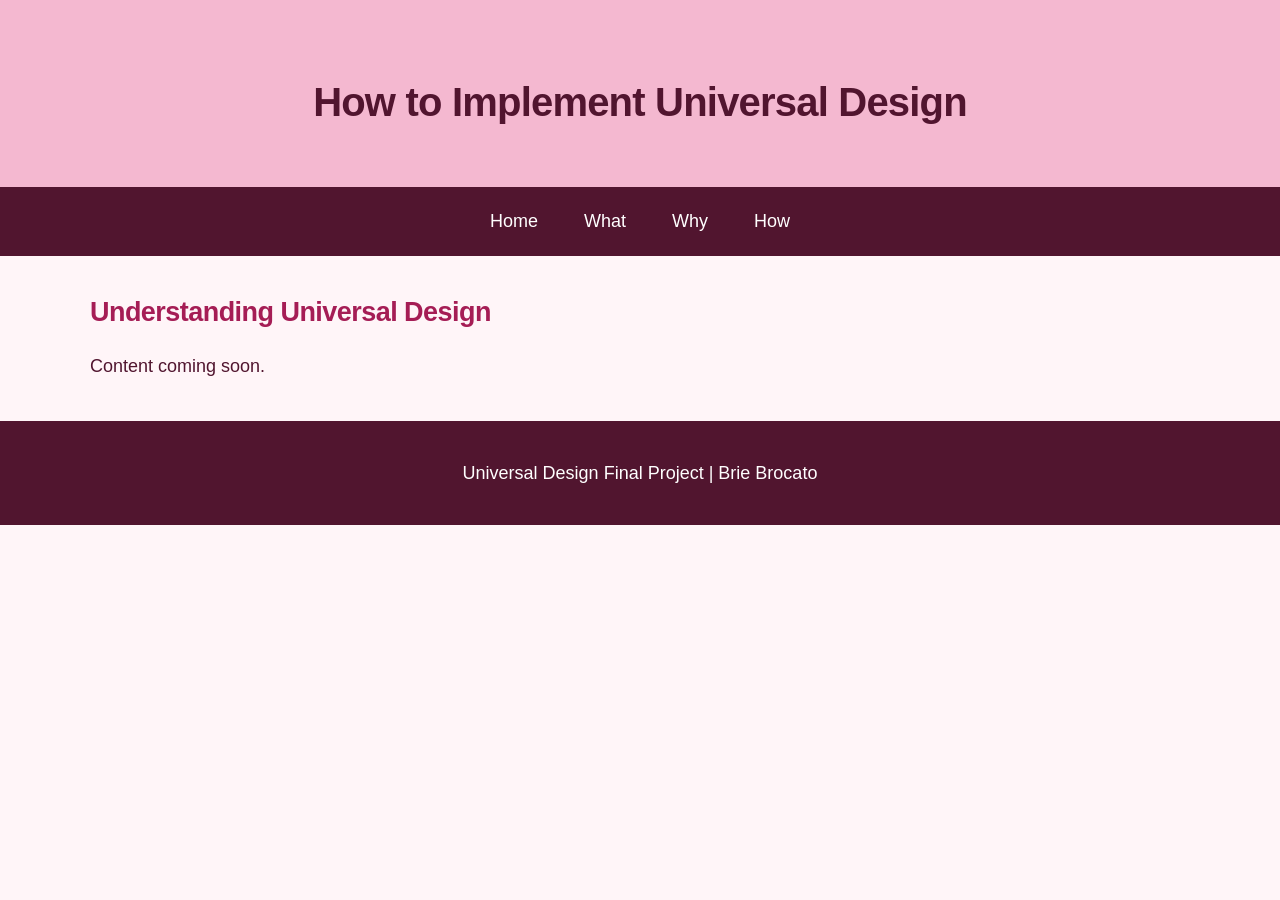
<file: Pro/how.html>
<!DOCTYPE html>
<html lang="en">
<head>
    <meta charset="UTF-8">
    <meta name="viewport" content="width=device-width, initial-scale=1.0">
    <title>How | Designing Websites for Everyone</title>
    <link rel="stylesheet" href="style.css">
</head>
<body>
    <a class="skip-link" href="#main-content">Skip to main content</a>

    <header>
        <h1>How to Implement Universal Design</h1>
    </header>

    <nav aria-label="Main navigation">
        <ul>
            <li><a href="index.html">Home</a></li>
            <li><a href="what.html" aria-current="page">What</a></li>
            <li><a href="why.html">Why</a></li>
            <li><a href="how.html">How</a></li>
        </ul>
    </nav>

    <main id="main-content" tabindex="-1">
        <section>
            <h2>Understanding Universal Design</h2>
            <p>Content coming soon.</p>
        </section>
    </main>

    <footer>
        <p>Universal Design Final Project | Brie Brocato</p>
    </footer>
</body>
</html>
</file>
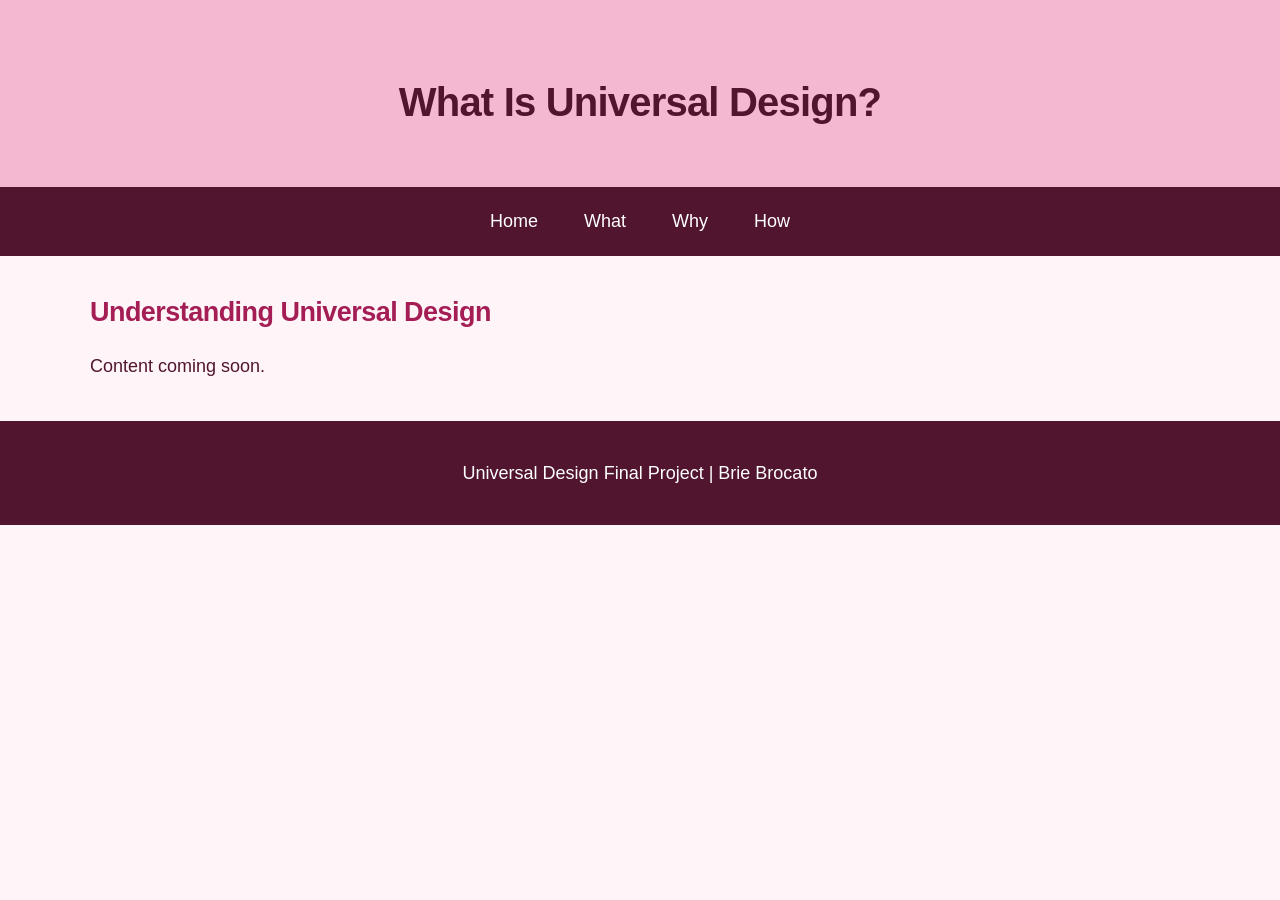
<file: Pro/what.html>
<!DOCTYPE html>
<html lang="en">
<head>
    <meta charset="UTF-8">
    <meta name="viewport" content="width=device-width, initial-scale=1.0">
    <title>What | Designing Websites for Everyone</title>
    <link rel="stylesheet" href="style.css">
</head>
<body>
    <a class="skip-link" href="#main-content">Skip to main content</a>

    <header>
        <h1>What Is Universal Design?</h1>
    </header>

    <nav aria-label="Main navigation">
        <ul>
            <li><a href="index.html">Home</a></li>
            <li><a href="what.html" aria-current="page">What</a></li>
            <li><a href="why.html">Why</a></li>
            <li><a href="how.html">How</a></li>
        </ul>
    </nav>

    <main id="main-content" tabindex="-1">
        <section>
            <h2>Understanding Universal Design</h2>
            <p>Content coming soon.</p>
        </section>
    </main>

    <footer>
        <p>Universal Design Final Project | Brie Brocato</p>
    </footer>
</body>
</html>
</file>
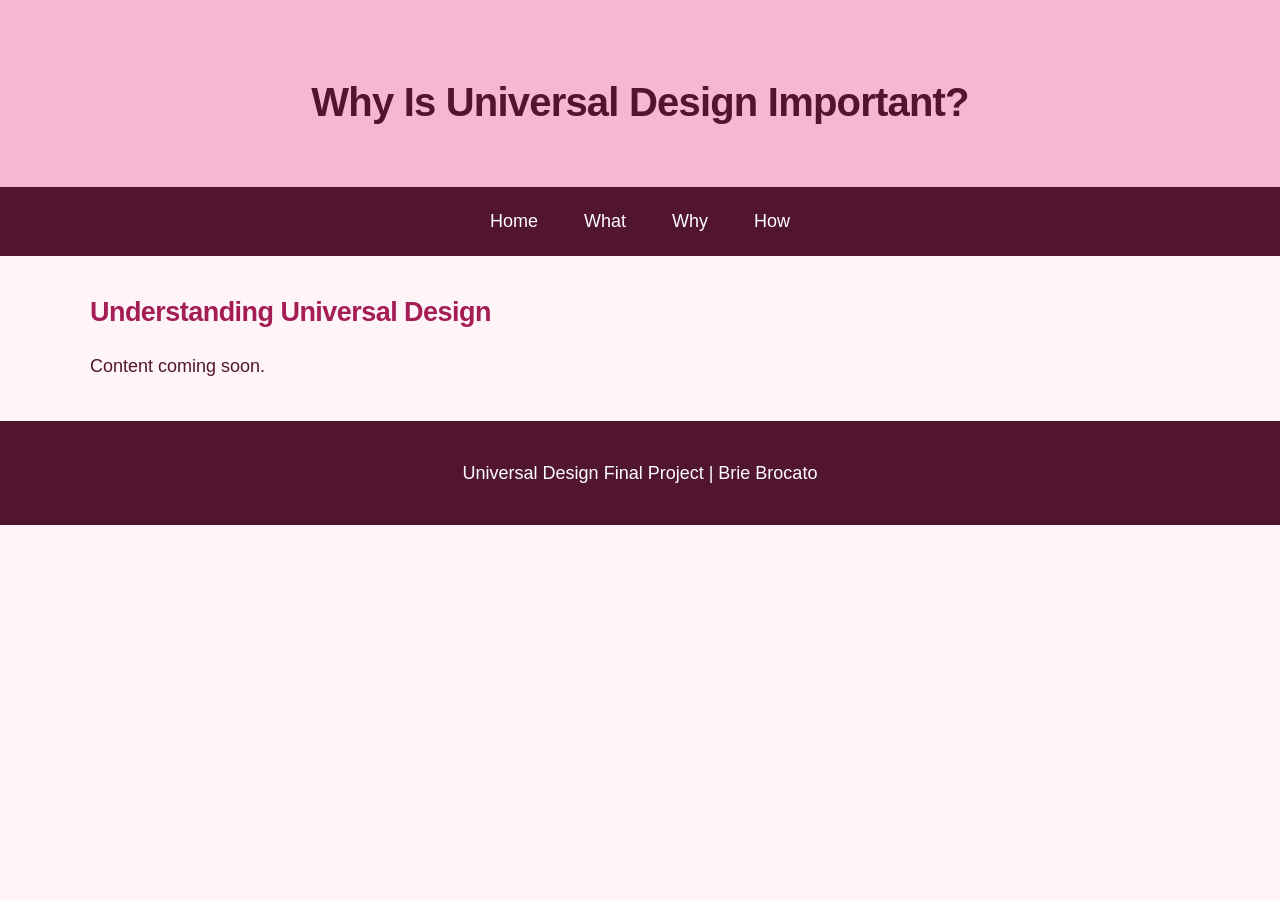
<file: Pro/why.html>
<!DOCTYPE html>
<html lang="en">
<head>
    <meta charset="UTF-8">
    <meta name="viewport" content="width=device-width, initial-scale=1.0">
    <title>Why | Designing Websites for Everyone</title>
    <link rel="stylesheet" href="style.css">
</head>
<body>
    <a class="skip-link" href="#main-content">Skip to main content</a>

    <header>
        <h1>Why Is Universal Design Important?</h1>
    </header>

    <nav aria-label="Main navigation">
        <ul>
            <li><a href="index.html">Home</a></li>
            <li><a href="what.html" aria-current="page">What</a></li>
            <li><a href="why.html">Why</a></li>
            <li><a href="how.html">How</a></li>
        </ul>
    </nav>

    <main id="main-content" tabindex="-1">
        <section>
            <h2>Understanding Universal Design</h2>
            <p>Content coming soon.</p>
        </section>
    </main>

    <footer>
        <p>Universal Design Final Project | Brie Brocato</p>
    </footer>
</body>
</html>
</file>
<file: style.css>
* {
    box-sizing: border-box;
    }

body {
    margin: 0;
    background-color: #faf7f8;
    color: #292329;
    font-family: Arial, sans-serif;
    font-size: 18px;
    line-height: 1.6;


    }


header {
    background-color: #f0e1e7;
    padding: 35px 20px;
    text-align: center;
    }

h1 {
    color: #6d042e;
    font-size: 2rem;
    margin: 0;
    }


main {
    width: 90%;
    max-width: 1100px;
    margin: 40px auto;
    }

h2 {
    color: #6d042e;


    }

#about-me {
    background-color: #ffffff;
    padding: 35px;
    border-radius: 20px;
    box-shadow: 0 4px 8px rgba(0, 0, 0, 0.1);
    
        }


/* Nav bar */

.skip-link {
    position: absolute;
    top: -100px;
    left: 20px;

    background-color: #ffffff;
    color: #111111;
    padding: 12px 22px;
    z-index: 1000;


    }

.skip-link:focus {
    top: 10px;
    outline: 3px solid #0b0b0b;

    }
/* changed to flex boxes */
nav ul {

    list-style: none;
    margin: 0;
    padding: 0;
    display: flex;
    flex-wrap: wrap;
    gap: 10px;
    background-color: #6d042e;
    }   

nav a {
    display: block;
    color: #ffffff;
    padding: 14px 16px;
    text-decoration: none;
}

nav a:hover, nav a:focus-visible {
    background-color: #010101;
    text-decoration: underline;

}


.sr-only {
    position: absolute;
    border: 0;
    clip: rect(0, 0, 0, 0);
    width: 1px;
    height: 1px;
    margin: -1px;
    overflow: hidden;
    padding: 0;
    white-space: nowrap;
/* from google */
    }

/* About Me */


.about-me-grid {
    display: grid;
    grid-template-columns: 2fr 1fr;
    gap: 32px;
    align-items: center;
}

#about-me h2 {
    margin-top: 0;
    margin-bottom: 12px;
}

.about-me-text p {
    line-height: 1.7;
    margin: 0;
}

.about-me-image {
    display: flex;
    align-items: center;
    justify-content: center;
}

.about-me-photo {
    display: block;
    width: 100%;
    height: auto;
    max-width: 260px;
    aspect-ratio: 1 / 1;
    object-fit: cover;
    border-radius: 10px;
}

/* changing sizes */

@media (max-width: 700px) {
    .about-me-grid {
        grid-template-columns: 1fr;
            
            }

    .about-me-photo {
        max-width: 250px;
        }

    
nav ul {
    flex-direction: column;
    gap: 0;
    }

nav a {
    text-align: center;
    min-height: 48px;
    padding: 14px 16px;
    }

#about-me {
    padding: 20px;

    }

main {
    width: 94%;
    margin: 20px auto;
    }

}
</file>
<file: Pro/style.css>
* {
    box-sizing: border-box;
}

body {
    margin: 0;
    font-family: 'DM Sans', Arial, sans-serif;
    font-size: 18px;
    line-height: 1.6;
    color: #51152f;
    background-color: #fff5f8;
    }


h1,h2,h3 {
    font-family: 'Outfit', Arial, sans-serif;
    line-height: 1.25;
    letter-spacing: -0.02em;
}

h1 {
    font-weight: 700;
}

h2, h3 {
    font-weight: 600;
    }


.skip-link {
    position: absolute;
    top: -100px;
    left: 10px;
    background: #51152f;
    color: white;
    padding: 10px;
    z-index: 100;
    }
.skip-link:focus {
    top: 10px;
    }

header {
    background-color: #f4b8d0;
    text-align: center;
    padding: 50px 20px;
    }

h1 {
    font-size: 2.5rem;
    margin-bottom: 10px;
    }   

nav {
    background-color: #51152f;
    }   

nav ul {
    display: flex;
    flex-wrap: wrap;
    justify-content: center;
    list-style: none;
    margin: 0;
    padding: 10px;
    gap: 10px;
        }

nav a {
    display: block;
    color: white;
    text-decoration: none;
    padding: 10px 18px;
    border-radius: 6px;
    }

nav a:hover,nav a:focus-visible {
    background-color: #a51d55;
}

a:focus-visible {
    outline: 3px solid #a51d55;
    outline-offset: 4px;
}

nav a:focus-visible {
    outline-color: white;
}

main {
    width: 90%;
    max-width: 1100px;
    margin: 40px auto;
    }

section {
    margin-bottom: 40px;
    }

h2 {
    color: #a51d55;
}

.card-grid {
    display: grid;
    grid-template-columns: 1fr;
    gap: 20px;
    }

.card {
    background-color: white;
    padding: 25px;
    border: 1px solid #e9b5ca;
    border-radius: 12px;
}

.card h3 {
    margin-top: 0;
}

.card a {
    color: #a51d55;
    font-weight: bold;
}

footer {
    background-color: #51152f;
    color: white;
    text-align: center;
    padding: 20px;
}

@media (min-width: 700px) {
    .card-grid {
        grid-template-columns: repeat(3, 1fr);
    }
}
</file>
<file: animal-crossing.css>
.sr-only {
  border: 0;
  clip: rect(0, 0, 0, 0);
  height: 1px;
  margin: -1px;
  overflow: hidden;
  padding: 0;
  position: absolute;
  white-space: nowrap;
  width: 1px;


    }

nav .sr-only {
    color: #ffffff;

    }

header h1, #critters h2 {
    display: inline-block;
    /* vertical-align: middle;
    margin: 0; */
}

header h1, #critters h2 {
    display: inline-block;
    vertical-align: middle;
    margin: 0;
}

.material-symbols-outlined {
    display: inline-block;
    vertical-align: middle;
    font-size: 1.3em;
    margin-right: 6px;

}


/* skipping nav */

.skip-link { 

    position: absolute;
    top: -100px;
    left: 20px;
    background-color: #ffffff;
    color: #101010;
    padding: 12px 22px;
    z-index: 1000;
    }

/* show when using keyboard*/
.skip-link:focus {
    top: 10px;
    outline: 3px solid #101010;
    
    }





/* fishing table */
/* made it alternate colors so it looks better and is more clear */

table {
    width: 100%;
    border-collapse: collapse;
    margin: 24px 0;


    }   

caption {

    font-weight: bold;
    font-size: 1.2rem;
    margin-bottom: 12px;

    }

th,td {
    border: 1px solid #444;
    padding: 12px;
    text-align: left;

    }

thead {
    background-color: #c1ffc5;
    color: #222222;
    
    }

tbody tr:nth-child(even) {
    background-color: #e5ffe5;

    /* used google to help with this - better css */
    }



/* form css */


/* Accessible form */
fieldset {
    border: 2px solid #47634b;
    border-radius: 8px;
    padding: 22px;
    margin-bottom: 22px;
}

legend {
    font-weight: bold;
    font-size: 1.1rem;
    padding: 0 8px;


    }

input[type="text"], select, textarea {
    display: block;
    width: 100%;
    box-sizing: border-box;
    padding: 10px;
    margin: 8px 0 20px;
    font: inherit;


    }

input[type="radio"] {
    margin: 12px 6px 12px 0;
    }



input[type="radio"] + label {

    margin-right: 18px;
    }

button {
    background-color: #1d442f;
    color: #ffffff;
    border: 2px solid #1d442f;
    border-radius: 6px;
    /* padding: 12px 25px; */

    padding: 12px 26px;
    font: inherit;
    cursor: pointer;

}

button:hover {
    background-color: #0d2519;
    }

button:focus-visible, input:focus-visible, select:focus-visible, textarea:focus-visible {

    outline: 3px solid #2367db;
    outline-offset: 3px;


    }




/* 
.material-symbols-outlined {
    font-size: 1.3em;
    vertical-align: middle;
    margin-right: 6px;


} */



/* generallayout */

* {
    box-sizing: border-box;

    }

html {
    scroll-behavior: smooth;


    }

body {
    width: 90%;
    max-width: 80ch;
    margin: 0 auto;
    padding: 22px 0;

    background-color: #f8faf5;
    color: #24372c;

    font-family: "DM Sans", Arial, sans-serif;
    font-size: 18px;
    line-height: 1.6;
    }

h1, h2, h3 {
    font-family: "Quicksand", Arial, sans-serif;
    color: #193425;
    line-height: 1.3;
    }

h1 {
    font-size: 2.3rem;
    }

h2 {
    font-size: 1.7rem;
    }

h3 {
    font-size: 1.25rem;
    }
section {
    margin: 40px 0;
    }

header {
    padding: 22px 0;
    }

/* nav */

nav {
    background-color: #294d39;
    padding: 14px 18px;
    border-radius: 8px;
    }

nav ul {
    list-style: none;
    padding: 0;
    margin: 0;

    display: flex;
    flex-wrap: wrap;
        gap: 18px;
    }

nav a {
    color: #ffffff;
    font-weight: 600;
    text-decoration: none;
    }

nav a:hover, nav a:focus {
    text-decoration: underline;
    }


#form-result {
    background-color: #e5ffe5;
    border: 2px solid #47634b;
    border-radius: 8px;
    padding: 20px;
    margin-top: 20px;
    }


    /* when screen is smaller */
@media (max-width: 600px) {
    body {
        font-size: 16px;
    }

    h1 {
        font-size: 1.8rem;
    }

    th, td {
        padding: 8px;
    }
}

@media (prefers-reduced-motion: reduce) {
    html {
        scroll-behavior: auto;
    }
}
</file>
<file: sims4.css>
* {
    box-sizing: border-box;
    }   

html {
    scroll-behavior: smooth;
    }

body {
    display: grid;
    grid-template-columns: 1fr 2fr 1fr;
    grid-template-areas:
        "header header header"
        "nav nav nav"
        "tips main resources"
        "footer footer footer";
    gap: 20px;

    width: 95%;
    max-width: 1400px;
    margin: 0 auto;
    padding: 20px 0;



    background-color: #f5faf6;
    color: #223529;
    font-family: "DM Sans", Arial, sans-serif;
    font-size: 18px;
    line-height: 1.6;
    }

h1, h2, h3 {
    font-family: "Quicksand", Arial, sans-serif;
    color: #074200;
    line-height: 1.3;
    }

h1 {
    font-size: 2.4rem;
    margin: 0;
}

h2 {
    font-size: 1.6rem;
    }

h3 {
    font-size: 1.25rem;
    }

/* CSS Grid Areas */

header {
    grid-area: header;
    background-color: #b3cccb;


    padding: 30px;
    border-radius: 10px;
    }

nav {

    grid-area: nav;
    background-color: #074200;
    border-radius: 10px;
    }

main {
    grid-area: main;
    background-color: #ffffff;
    padding: 25px;
    border-radius: 10px;
    min-width: 0;
    }
#tips {
    grid-area: tips;
    background-color: #b3cccb;
    padding: 20px;
    border-radius: 10px;
    min-width: 0;

    /* line-break: ; */
    }

#resources {
    grid-area: resources;
    background-color: #71d9ff;

    /* color: #000000; */
    padding: 20px;
    border-radius: 10px;
    min-width: 0;
}

footer {
    grid-area: footer;
    background-color: #074200;
    color: #ffffff;
    text-align: center;
    padding: 20px;
    border-radius: 10px;

}

/* flex */


nav ul {
    display: flex;
    flex-direction: row;
    flex-wrap: wrap;
    justify-content: center;
    gap: 10px;

    list-style: none;
    margin: 0;
    padding: 10px;
        }

nav a {
    display: block;
    color: #ffffff;
    text-decoration: none;
    font-weight: 600;
    padding: 12px 20px;
    border-radius: 6px;


    }

nav a:hover, nav a:focus-visible {
    background-color: #056c5c;
    text-decoration: underline;
    }   

main a,aside a {
    color: #074200;
    text-decoration: underline;

}

main a:hover,aside a:hover {
    color: #056c5c;
}

.skip-link {
    position: absolute;
    top: -100px;
    left: 20px;

    background-color: #ffffff;
    color: #111111;
    padding: 12px 22px;

    z-index: 1000;
    }

.skip-link:focus {
    top: 10px;
    outline: 3px solid #111111;

    }
a:focus-visible {
    outline: 3px solid #ffb300;
    outline-offset: 3px;
    }

    /* small sizes */

@media (min-width: 768px) and (max-width: 1024px) {
    body {
        grid-template-columns: 1fr 1fr;
        grid-template-areas:
            "header header"
            "nav nav"
            "main main"
            "tips resources"
            "footer footer";
    }
    }

@media (max-width: 767px) {
    body {
        grid-template-columns: minmax(0, 1fr);
        grid-template-areas:
            "header"
            "nav"
            "main"
            "tips"
            "resources"
            "footer";

        width: 94%;
        gap: 12px;
    }

    nav ul {
        flex-direction: column;
        gap: 8px;
    }

    nav a {
        text-align: center;
        padding: 14px 16px;
        min-height: 48px;
    }

    header,main, #tips, #resources, footer {
        padding: 18px;
    }

    h1 {
        font-size: 1.8rem;
    }

    h2 {
        font-size: 1.4rem;
    }
}

@media (prefers-reduced-motion: reduce) {
    html {
        scroll-behavior: auto;
        }
}






.sr-only {
    position: absolute;
    width: 1px;
    height: 1px;
    padding: 0;
    margin: -1px;
    overflow: hidden;
    clip: rect(0, 0, 0, 0);
    white-space: nowrap;
    border: 0;
}
</file>
<file: semantics.css>
.sr-only {
    position: absolute;
    border: 0;
    clip: rect(0, 0, 0, 0);
    width: 1px;
    height: 1px;
    margin: -1px;
    overflow: hidden;
    padding: 0;
    white-space: nowrap;
/* from google */
}


body {
    font-family: Arial;
    line-height: 1.5;
    margin: 0;
    background-color: #fdbfdc;
}


.container {
    width: 90%;
    max-width: 1000px;
    margin: auto;
}

nav ul {
    list-style-type: none;
    padding: 0;
}

nav li {
    display: inline-block;
    margin-right: 18px;
}

img {
    max-width: 50%;
    height: auto;
}

figure {
    margin: 34px 0;
    /* text-align: center; */
}

figcaption {
    font-style: italic;
}

section {
    margin-top: 40px;
}

footer {

    margin-top: 40px;
    padding: 20px 0;
}
</file>
<file: semantics2.css>
@import url('https://fonts.googleapis.com/css2?family=DM+Sans:wght@400;600&family=PT+Serif:wght@400;700&display=swap');
.sr-only {
  border: 0;
  clip: rect(0, 0, 0, 0);
  height: 1px;
  margin: -1px;
  overflow: hidden;
  padding: 0;
  position: absolute;
  white-space: nowrap;
  width: 1px;

}


body {
    /* edges */
    width: 90%;
    /* line length */
    max-width: 75ch; 
    /* centerer */
    margin: 0 auto;
    background-color: #FFE8F0;
    color: #011151;
    padding: 20px 0;
    font-size: 18px;
    font-family: "DM Sans", Arial, sans-serif;
    line-height: 1.5;
}

h1, h2, h3 {
    font-family: "PT Serif", Georgia, serif;
    color: #10288C;
}


/* .container {
    width: 90%;
    max-width: 1000px;
    margin: auto;
} */
nav {
    background-color: #38006c;
    padding: 12px 16px;


}

nav .sr-only {
    color: #ffffff;
}

nav ul {
    list-style-type: none;
    padding: 0;
    margin: 0;
}

nav li {
    display: inline-block;
    margin-right: 18px;
}

nav a {
    color: #ffffff;
    text-decoration: none;
    font-weight: 600;
}

nav a:hover {
    text-decoration: underline;
}

nav a:focus {
    text-decoration: underline;
}

a:focus {
    outline: 4px solid #000;
    outline-offset: 3px;

    /* /in case of unclear focus state */
}

img {
    max-width: 100%;
    height: auto;
}

figure {
    margin: 34px 0;
    max-width: 600px;
    /* text-align: center; */
}

figcaption {
    font-style: italic;
    text-align: center;
}

section {
    margin-top: 40px;
}

footer {

    margin-top: 40px;
    padding: 20px 0;
}
</file>
